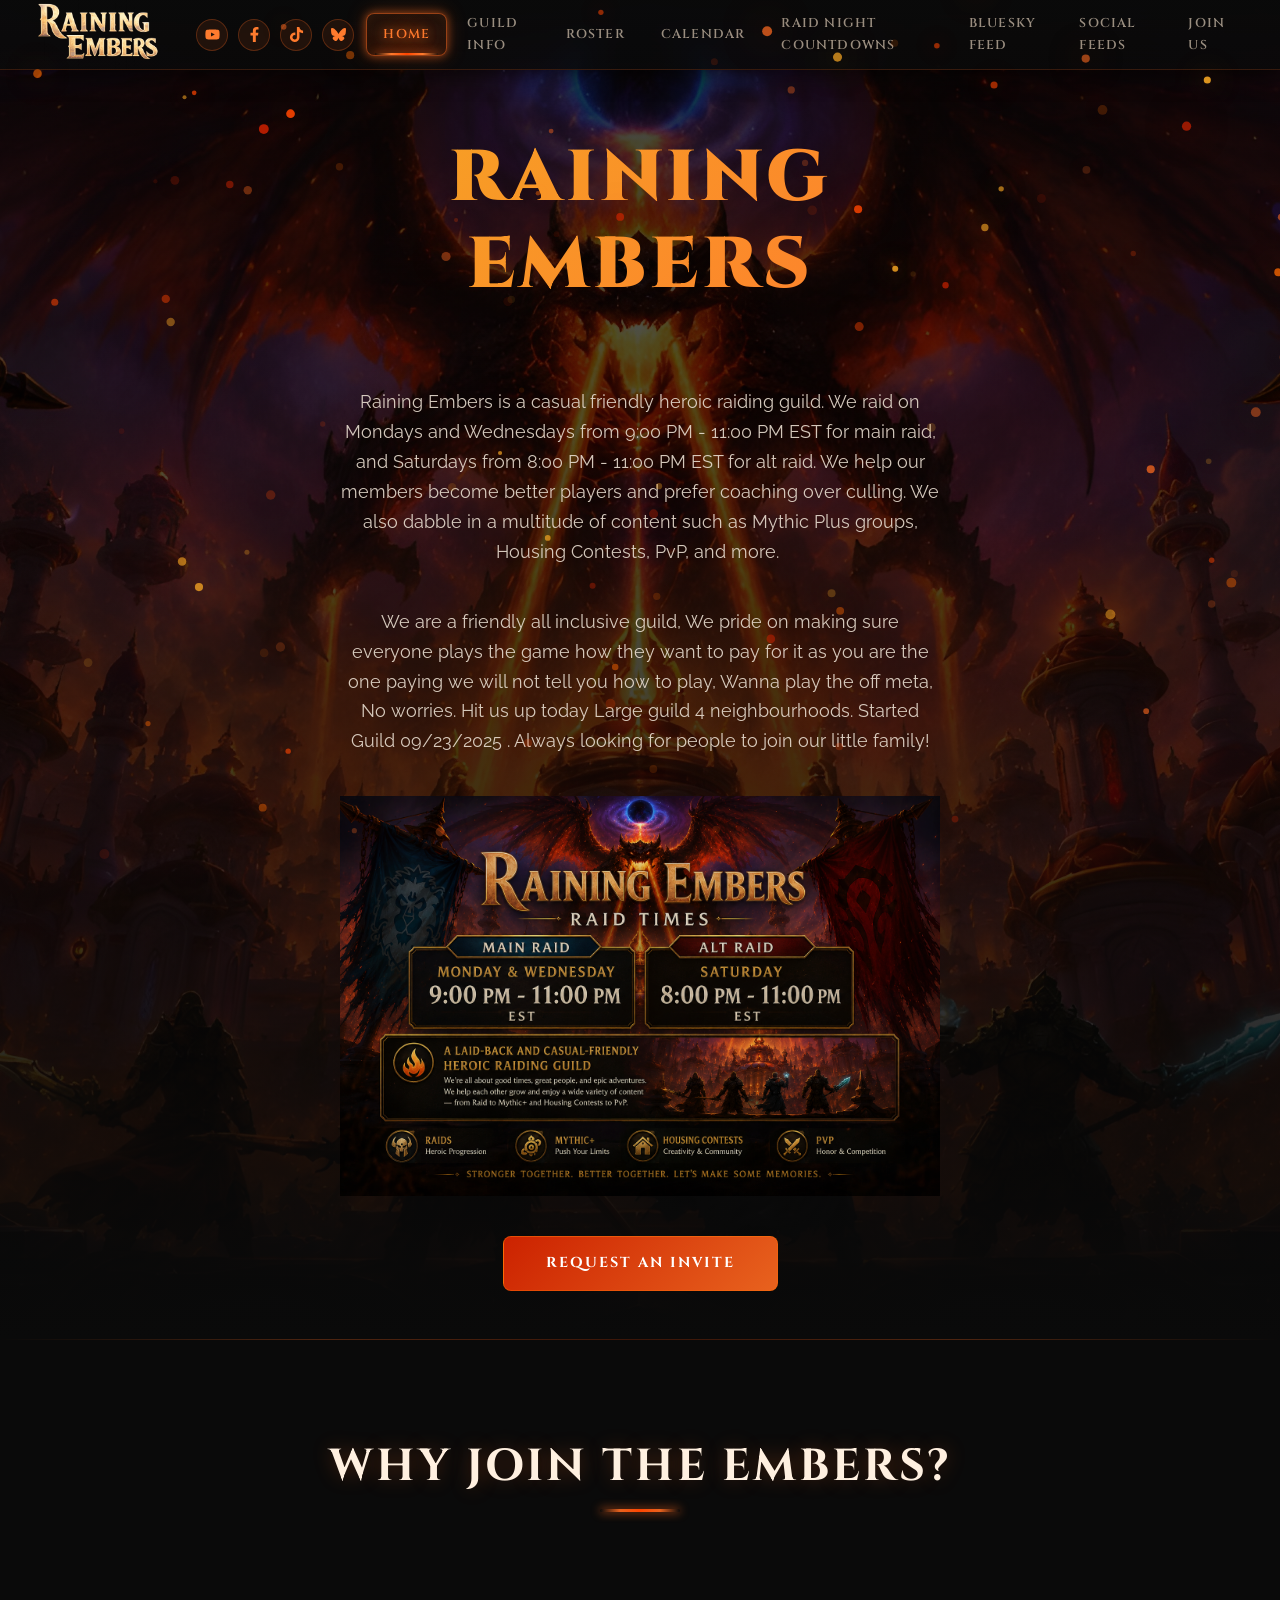
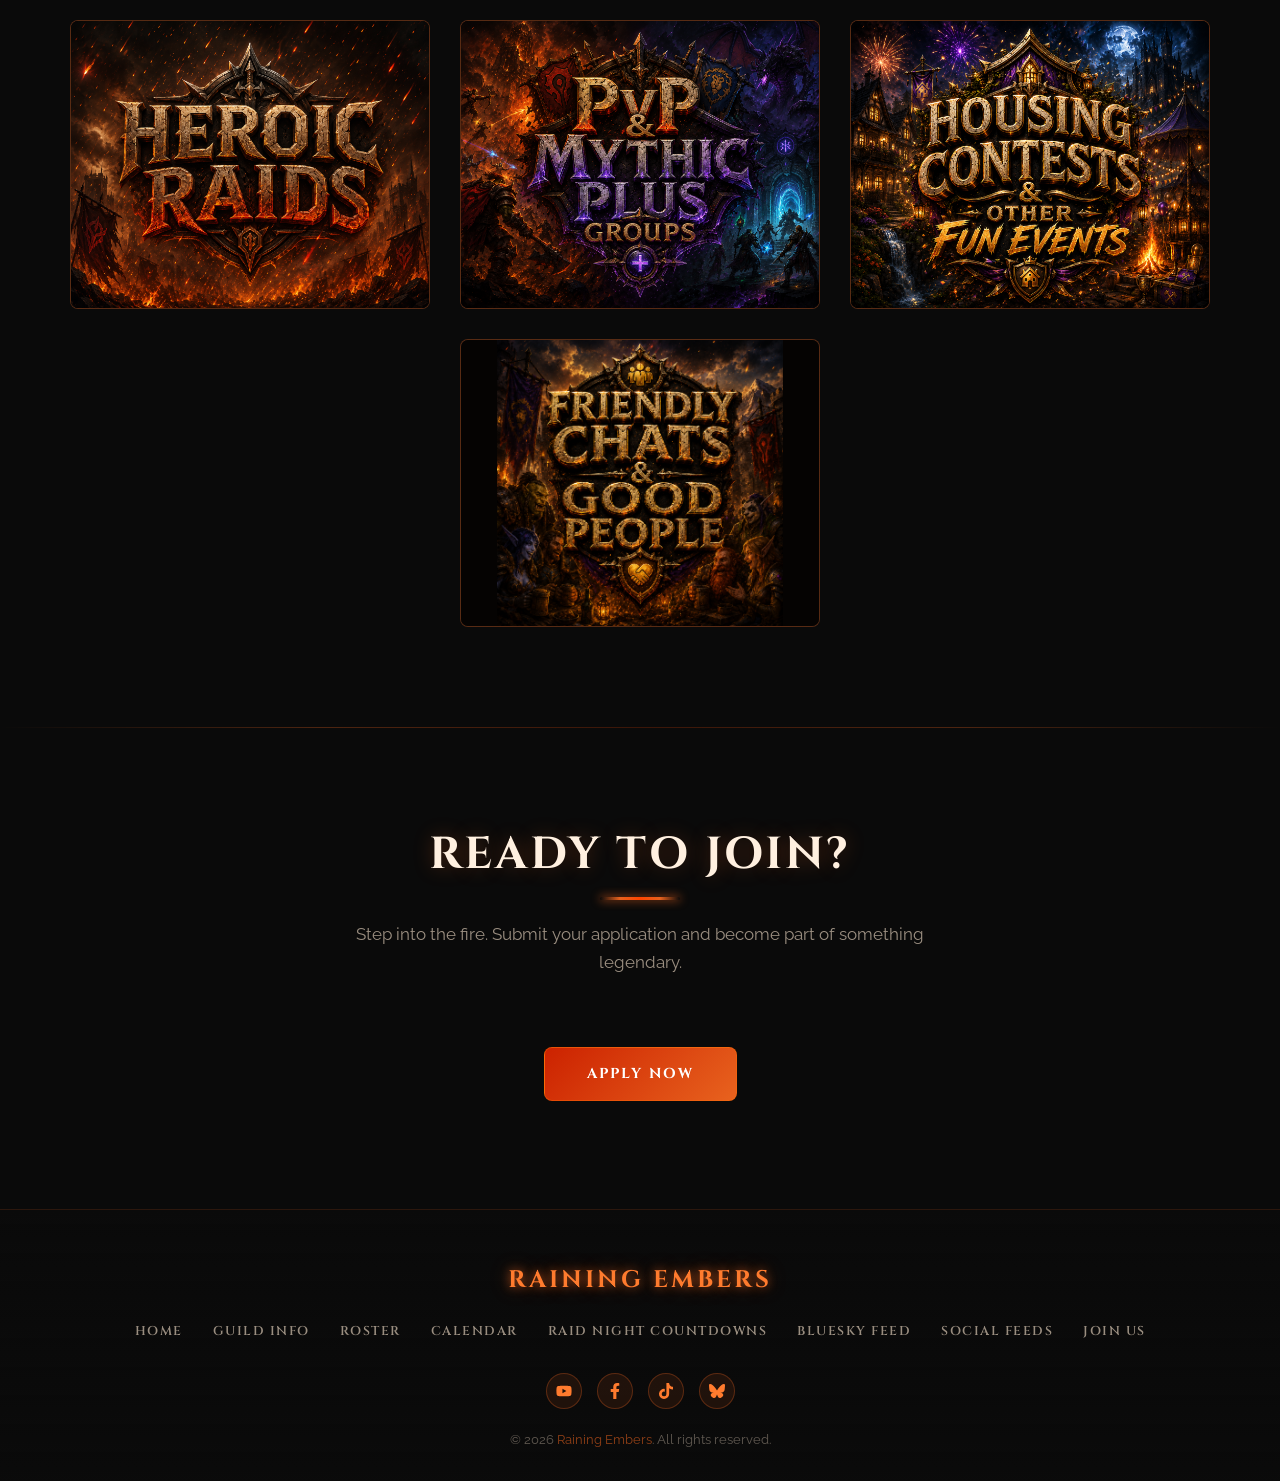
<file: index.html>
<!DOCTYPE html>
<html lang="en">
<head>
  <meta charset="UTF-8">
  <meta name="viewport" content="width=device-width, initial-scale=1.0">
  <meta name="description" content="Raining Embers — We are a friendly all inclusive guild, We pride on making sure everyone plays the game how they want to pay for it as you are the one paying we will not tell you how to play, Wanna play the off meta, No worries. Hit us up today Large guild 4 neighbourhoods. Started Guild 09/23/2025 . Always looking for people to join our little family!">
  <meta property="og:type" content="website">
  <meta property="og:site_name" content="Raining Embers">
  <meta property="og:title" content="Raining Embers | Home">
  <meta property="og:description" content="Raining Embers is a casual friendly heroic raiding guild. Join us for raids, Mythic Plus, contests, PvP, and more.">
  <meta property="og:url" content="https://rainingembers.org/">
  <meta property="og:image" content="https://rainingembers.org/images/tn.jpg">
  <meta property="og:image:secure_url" content="https://rainingembers.org/images/tn.jpg">
  <meta property="og:image:type" content="image/jpeg">
  <meta property="og:image:width" content="1920">
  <meta property="og:image:height" content="1080">
  <meta property="og:image:alt" content="Raining Embers guild banner">
  <meta name="twitter:card" content="summary_large_image">
  <meta name="twitter:title" content="Raining Embers | Home">
  <meta name="twitter:description" content="Raining Embers is a casual friendly heroic raiding guild. Join us for raids, Mythic Plus, contests, PvP, and more.">
  <meta name="twitter:image" content="https://rainingembers.org/images/tn.jpg">
  <title>Raining Embers | Home</title>
  <link rel="stylesheet" href="css/style.css?v=20260513-5">
  <!-- Favicon — replace with your own -->
  <link rel="icon" href="images/guild-logo.png" type="image/png">
  <!-- Google tag (gtag.js) -->
  <script async src="https://www.googletagmanager.com/gtag/js?id=G-16E43FQDC7"></script>
  <script>
    window.dataLayer = window.dataLayer || [];
    function gtag(){dataLayer.push(arguments);}
    gtag('js', new Date());

    gtag('config', 'G-16E43FQDC7');
  </script>
</head>
<body>

  <!-- Animated floating ember particles -->
  <canvas id="ember-canvas"></canvas>

  <div class="page-wrapper">

    <!-- ===================== NAVIGATION ===================== -->
    <nav class="main-nav" id="main-nav">
      <div class="nav-inner">
        <a href="index.html" class="nav-logo" id="nav-logo">
          <img src="images/guild-logo.png" alt="Raining Embers Logo">
          <span>&nbsp;</span>
        </a>

        <div class="nav-social" aria-label="Social media links">
          <a href="https://www.youtube.com/channel/UCdnkn_n044hLzJLzHUadt3Q" target="_blank" rel="noopener noreferrer" aria-label="YouTube">
            <svg viewBox="0 0 576 512"><path d="M549.655 124.083c-6.281-23.65-24.787-42.276-48.284-48.597C458.781 64 288 64 288 64S117.22 64 74.629 75.486c-23.497 6.321-42.003 24.947-48.284 48.597C14.933 166.95 14.933 256.388 14.933 256.388s0 89.438 11.412 132.305c6.281 23.65 24.787 41.5 48.284 47.821C117.22 448 288 448 288 448s170.781 0 213.371-11.486c23.497-6.321 42.003-24.171 48.284-47.821 11.412-42.867 11.412-132.305 11.412-132.305s0-89.438-11.412-132.305zM232.145 337.591V175.185l142.739 81.205-142.739 81.201z"/></svg>
          </a>
          <a href="https://www.facebook.com/RainingEmbersGuild" target="_blank" rel="noopener noreferrer" aria-label="Facebook">
            <svg viewBox="0 0 320 512"><path d="M279.14 288l14.22-92.66h-88.91v-60.13c0-25.35 12.42-50.06 52.24-50.06h40.42V6.26S260.43 0 225.36 0c-73.22 0-121.08 44.38-121.08 124.72v70.62H22.89V288h81.39v224h100.17V288z"/></svg>
          </a>
          <a href="https://www.tiktok.com/@raining_embers" target="_blank" rel="noopener noreferrer" aria-label="TikTok">
            <svg viewBox="0 0 448 512"><path d="M448 209.91a210.06 210.06 0 0 1-122.77-39.25V349.38A162.55 162.55 0 1 1 185 188.31V278.2a74.62 74.62 0 1 0 52.23 71.18V0l88 0a121.18 121.18 0 0 0 1.86 22.17h0A122.18 122.18 0 0 0 381 102.39a121.43 121.43 0 0 0 67 20.14Z"/></svg>
          </a>
          <a href="https://bsky.app/profile/rainingembersguild.bsky.social" target="_blank" rel="noopener noreferrer" aria-label="Bluesky">
            <svg viewBox="0 0 568 501"><path d="M123.121 33.664C188.241 82.552 258.241 181.567 284 234.728c25.759-53.161 95.759-152.176 160.879-201.064C491.866-1.611 568-28.906 568 57.979c0 17.352-9.954 145.726-15.79 166.568-20.275 72.453-94.155 90.933-159.875 79.746 114.964 19.573 144.141 84.552 80.976 149.53-119.968 123.536-172.408-30.998-185.713-70.596-2.438-7.258-3.579-10.66-3.598-7.772-.019-2.888-1.16.514-3.598 7.772-13.305 39.598-65.745 194.132-185.713 70.596-63.165-64.978-33.988-129.957 80.976-149.53-65.72 11.187-139.6-7.293-159.875-79.746C9.954 203.705 0 75.331 0 57.979 0-28.906 76.134-1.611 123.121 33.664Z"/></svg>
          </a>
        </div>

        <!-- Mobile hamburger toggle -->
        <div class="nav-toggle" id="nav-toggle" aria-label="Toggle navigation">
          <span></span>
          <span></span>
          <span></span>
        </div>

        <ul class="nav-links" id="nav-links">
          <li><a href="index.html" class="active" id="nav-home">Home</a></li>
          <li><a href="guild-info.html" id="nav-guild-info">Guild Info</a></li>
          <li><a href="roster.html" id="nav-roster">Roster</a></li>
          <li><a href="calendar.html" id="nav-calendar">Calendar</a></li>
          <li><a href="countdowns.html" id="nav-countdowns">Raid Night Countdowns</a></li>
          <li><a href="bluesky-feed.html" id="nav-bluesky-feed">Bluesky Feed</a></li>
          <li><a href="social-feeds.html" id="nav-social-feeds">Social Feeds</a></li>
          <li><a href="invite.html" id="nav-invite">Join Us</a></li>
        </ul>
      </div>
    </nav>

    <!-- ===================== HERO SECTION ===================== -->
    <section class="hero" id="hero">
      <div class="hero-bg">
        <!-- Replace this image with your own guild banner -->
        <img src="images/hero-banner.png" alt="Raining Embers Banner">
      </div>
      <div class="hero-content">
        <h1><br>
        </h1>
        <h1>Raining Embers</h1>
<p class="tagline">&nbsp;</p>
        <p>Raining Embers is a casual friendly heroic raiding guild. We raid on Mondays and Wednesdays from 9:00 PM - 11:00 PM EST for main raid, and Saturdays from 8:00 PM - 11:00 PM EST for alt raid. We help our members become better players and prefer coaching over culling. We also dabble in a multitude of content such as Mythic Plus groups, Housing Contests, PvP, and more.&nbsp;</p>
        <p>We are a friendly all inclusive guild, We pride on making sure everyone plays the game how they want to pay for it as you are the one paying we will not tell you how to play, Wanna play the off meta, No worries. Hit us up today Large guild 4 neighbourhoods. Started Guild 09/23/2025 . Always looking for people to join our little family!</p>
        <p><img src="images/Raining_Embers_Raid_Times.png" alt=""/></p>
<a href="invite.html" class="btn-ember" id="hero-cta">Request an Invite</a>
      </div>
    </section>

    <!-- ===================== DIVIDER ===================== -->
    <hr class="section-divider">

    <!-- ===================== ABOUT / FEATURES ===================== -->
    <section class="content-section" id="about">
      <div class="section-header reveal">
        <h2>Why Join the Embers?</h2>
        <span class="accent-line"></span>
        <p>&nbsp;</p>
      </div>

      <div class="features-grid">

        <div class="feature-card" id="feature-community">
          <img class="feature-image" src="images/heroic-raids.png" alt="Heroic Raids" width="1402" height="1122">
        </div>

        <div class="feature-card" id="feature-progression">
          <img class="feature-image" src="images/pvp-mythic.png" alt="PvP and Mythic Plus Groups" width="1402" height="1122">
        </div>

        <div class="feature-card" id="feature-events">
          <img class="feature-image" src="images/fun-events.png" alt="Housing Contests and Other Fun Events" width="1402" height="1122">
        </div>
		  
		<div class="feature-card" id="feature-friends">
          <img class="feature-image" src="images/friendly-chats.png" alt="Friendly Chats and Good People" width="1254" height="1254">
        </div>

      </div>
    </section>

    <!-- ===================== DIVIDER ===================== -->
    <hr class="section-divider">

    <!-- ===================== CALL TO ACTION ===================== -->
    <section class="content-section" id="cta-section" style="text-align:center;">
      <div class="section-header reveal">
        <h2>Ready to Join?</h2>
        <span class="accent-line"></span>
        <p>Step into the fire. Submit your application and become part of something legendary.</p>
      </div>
      <a href="invite.html" class="btn-ember reveal" id="cta-join" style="margin-top:10px;">Apply Now</a>
    </section>

    <!-- ===================== FOOTER ===================== -->
    <footer class="main-footer" id="footer">
      <div class="footer-inner">
        <div class="footer-brand">Raining Embers</div>
        <ul class="footer-links">
          <li><a href="index.html">Home</a></li>
          <li><a href="guild-info.html">Guild Info</a></li>
          <li><a href="roster.html">Roster</a></li>
          <li><a href="calendar.html">Calendar</a></li>
          <li><a href="countdowns.html">Raid Night Countdowns</a></li>
          <li><a href="bluesky-feed.html">Bluesky Feed</a></li>
          <li><a href="social-feeds.html">Social Feeds</a></li>
          <li><a href="invite.html">Join Us</a></li>
        </ul>
        <div class="footer-social">
          <a href="https://www.youtube.com/channel/UCdnkn_n044hLzJLzHUadt3Q" target="_blank" rel="noopener noreferrer" aria-label="YouTube">
            <svg viewBox="0 0 576 512"><path d="M549.655 124.083c-6.281-23.65-24.787-42.276-48.284-48.597C458.781 64 288 64 288 64S117.22 64 74.629 75.486c-23.497 6.321-42.003 24.947-48.284 48.597C14.933 166.95 14.933 256.388 14.933 256.388s0 89.438 11.412 132.305c6.281 23.65 24.787 41.5 48.284 47.821C117.22 448 288 448 288 448s170.781 0 213.371-11.486c23.497-6.321 42.003-24.171 48.284-47.821 11.412-42.867 11.412-132.305 11.412-132.305s0-89.438-11.412-132.305zM232.145 337.591V175.185l142.739 81.205-142.739 81.201z"/></svg>
          </a>
          <a href="https://www.facebook.com/RainingEmbersGuild" target="_blank" rel="noopener noreferrer" aria-label="Facebook">
            <svg viewBox="0 0 320 512"><path d="M279.14 288l14.22-92.66h-88.91v-60.13c0-25.35 12.42-50.06 52.24-50.06h40.42V6.26S260.43 0 225.36 0c-73.22 0-121.08 44.38-121.08 124.72v70.62H22.89V288h81.39v224h100.17V288z"/></svg>
          </a>
          <a href="https://www.tiktok.com/@raining_embers" target="_blank" rel="noopener noreferrer" aria-label="TikTok">
            <svg viewBox="0 0 448 512"><path d="M448 209.91a210.06 210.06 0 0 1-122.77-39.25V349.38A162.55 162.55 0 1 1 185 188.31V278.2a74.62 74.62 0 1 0 52.23 71.18V0l88 0a121.18 121.18 0 0 0 1.86 22.17h0A122.18 122.18 0 0 0 381 102.39a121.43 121.43 0 0 0 67 20.14Z"/></svg>
          </a>
          <a href="https://bsky.app/profile/rainingembersguild.bsky.social" target="_blank" rel="noopener noreferrer" aria-label="Bluesky">
            <svg viewBox="0 0 568 501"><path d="M123.121 33.664C188.241 82.552 258.241 181.567 284 234.728c25.759-53.161 95.759-152.176 160.879-201.064C491.866-1.611 568-28.906 568 57.979c0 17.352-9.954 145.726-15.79 166.568-20.275 72.453-94.155 90.933-159.875 79.746 114.964 19.573 144.141 84.552 80.976 149.53-119.968 123.536-172.408-30.998-185.713-70.596-2.438-7.258-3.579-10.66-3.598-7.772-.019-2.888-1.16.514-3.598 7.772-13.305 39.598-65.745 194.132-185.713 70.596-63.165-64.978-33.988-129.957 80.976-149.53-65.72 11.187-139.6-7.293-159.875-79.746C9.954 203.705 0 75.331 0 57.979 0-28.906 76.134-1.611 123.121 33.664Z"/></svg>
          </a>
        </div>
        <p class="footer-copy">&copy; 2026 <span class="ember-text">Raining Embers</span>. All rights reserved.</p>
      </div>
    </footer>

  </div><!-- /.page-wrapper -->

  <script src="js/main.js?v=20260512-2"></script>
</body>
</html>
</file>
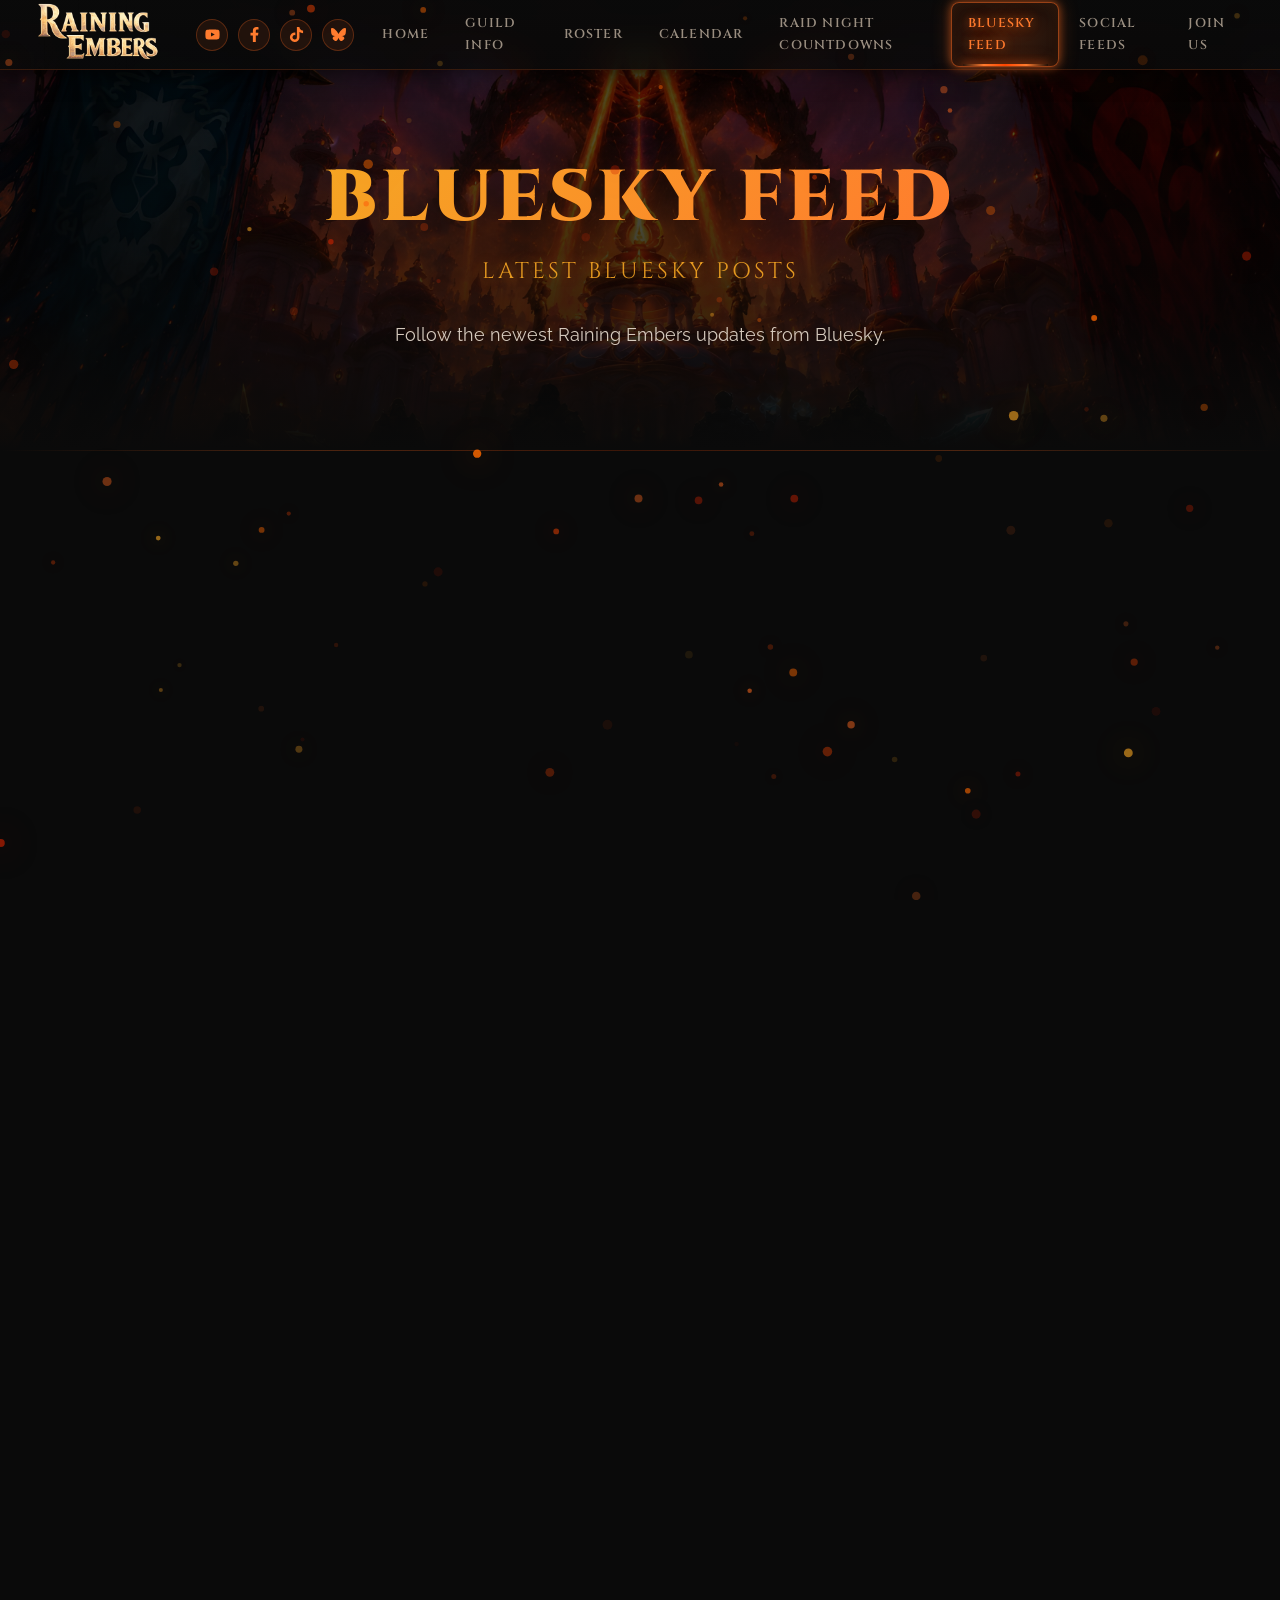
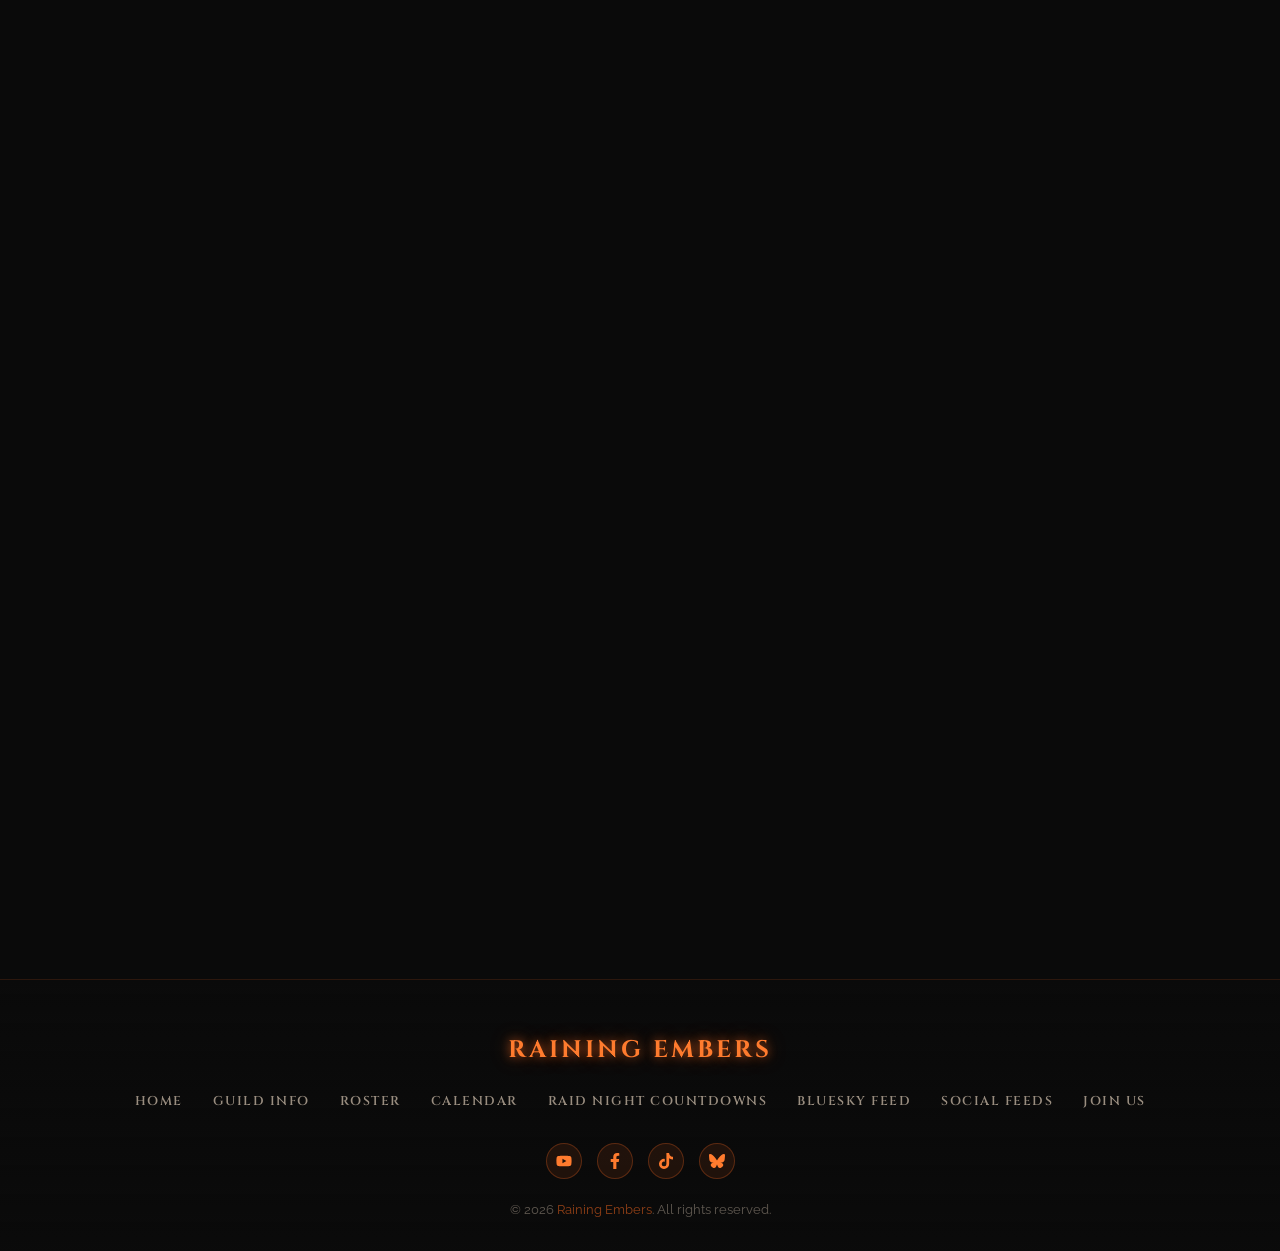
<file: bluesky-feed.html>
<!DOCTYPE html>
<html lang="en">
<head>
  <meta charset="UTF-8">
  <meta name="viewport" content="width=device-width, initial-scale=1.0">
  <meta name="description" content="Raining Embers Bluesky feed and latest guild posts.">
  <meta property="og:type" content="website">
  <meta property="og:site_name" content="Raining Embers">
  <meta property="og:title" content="Raining Embers | Bluesky Feed">
  <meta property="og:description" content="Raining Embers Bluesky feed and latest guild posts.">
  <meta property="og:url" content="https://rainingembers.org/bluesky-feed.html">
  <meta property="og:image" content="https://rainingembers.org/images/tn.jpg">
  <meta property="og:image:secure_url" content="https://rainingembers.org/images/tn.jpg">
  <meta property="og:image:type" content="image/jpeg">
  <meta property="og:image:width" content="1920">
  <meta property="og:image:height" content="1080">
  <meta property="og:image:alt" content="Raining Embers guild banner">
  <meta name="twitter:card" content="summary_large_image">
  <meta name="twitter:title" content="Raining Embers | Bluesky Feed">
  <meta name="twitter:description" content="Raining Embers Bluesky feed and latest guild posts.">
  <meta name="twitter:image" content="https://rainingembers.org/images/tn.jpg">
  <title>Raining Embers | Bluesky Feed</title>
  <link rel="stylesheet" href="css/style.css?v=20260513-1">
  <link rel="stylesheet" href="https://embedbsky.com/embedbsky.com-master-min.css">
  <link rel="icon" href="images/guild-logo.png" type="image/png">
  <!-- Google tag (gtag.js) -->
  <script async src="https://www.googletagmanager.com/gtag/js?id=G-16E43FQDC7"></script>
  <script>
    window.dataLayer = window.dataLayer || [];
    function gtag(){dataLayer.push(arguments);}
    gtag('js', new Date());

    gtag('config', 'G-16E43FQDC7');
  </script>
</head>
<body>

  <!-- Animated floating ember particles -->
  <canvas id="ember-canvas"></canvas>

  <div class="page-wrapper">

    <!-- ===================== NAVIGATION ===================== -->
    <nav class="main-nav" id="main-nav">
      <div class="nav-inner">
        <a href="index.html" class="nav-logo" id="nav-logo">
          <img src="images/guild-logo.png" alt="Raining Embers Logo">
          <span>&nbsp;</span>
        </a>

        <div class="nav-social" aria-label="Social media links">
          <a href="https://www.youtube.com/channel/UCdnkn_n044hLzJLzHUadt3Q" target="_blank" rel="noopener noreferrer" aria-label="YouTube">
            <svg viewBox="0 0 576 512"><path d="M549.655 124.083c-6.281-23.65-24.787-42.276-48.284-48.597C458.781 64 288 64 288 64S117.22 64 74.629 75.486c-23.497 6.321-42.003 24.947-48.284 48.597C14.933 166.95 14.933 256.388 14.933 256.388s0 89.438 11.412 132.305c6.281 23.65 24.787 41.5 48.284 47.821C117.22 448 288 448 288 448s170.781 0 213.371-11.486c23.497-6.321 42.003-24.171 48.284-47.821 11.412-42.867 11.412-132.305 11.412-132.305s0-89.438-11.412-132.305zM232.145 337.591V175.185l142.739 81.205-142.739 81.201z"/></svg>
          </a>
          <a href="https://www.facebook.com/RainingEmbersGuild" target="_blank" rel="noopener noreferrer" aria-label="Facebook">
            <svg viewBox="0 0 320 512"><path d="M279.14 288l14.22-92.66h-88.91v-60.13c0-25.35 12.42-50.06 52.24-50.06h40.42V6.26S260.43 0 225.36 0c-73.22 0-121.08 44.38-121.08 124.72v70.62H22.89V288h81.39v224h100.17V288z"/></svg>
          </a>
          <a href="https://www.tiktok.com/@raining_embers" target="_blank" rel="noopener noreferrer" aria-label="TikTok">
            <svg viewBox="0 0 448 512"><path d="M448 209.91a210.06 210.06 0 0 1-122.77-39.25V349.38A162.55 162.55 0 1 1 185 188.31V278.2a74.62 74.62 0 1 0 52.23 71.18V0l88 0a121.18 121.18 0 0 0 1.86 22.17h0A122.18 122.18 0 0 0 381 102.39a121.43 121.43 0 0 0 67 20.14Z"/></svg>
          </a>
          <a href="https://bsky.app/profile/rainingembersguild.bsky.social" target="_blank" rel="noopener noreferrer" aria-label="Bluesky">
            <svg viewBox="0 0 568 501"><path d="M123.121 33.664C188.241 82.552 258.241 181.567 284 234.728c25.759-53.161 95.759-152.176 160.879-201.064C491.866-1.611 568-28.906 568 57.979c0 17.352-9.954 145.726-15.79 166.568-20.275 72.453-94.155 90.933-159.875 79.746 114.964 19.573 144.141 84.552 80.976 149.53-119.968 123.536-172.408-30.998-185.713-70.596-2.438-7.258-3.579-10.66-3.598-7.772-.019-2.888-1.16.514-3.598 7.772-13.305 39.598-65.745 194.132-185.713 70.596-63.165-64.978-33.988-129.957 80.976-149.53-65.72 11.187-139.6-7.293-159.875-79.746C9.954 203.705 0 75.331 0 57.979 0-28.906 76.134-1.611 123.121 33.664Z"/></svg>
          </a>
        </div>

        <div class="nav-toggle" id="nav-toggle" aria-label="Toggle navigation">
          <span></span>
          <span></span>
          <span></span>
        </div>

        <ul class="nav-links" id="nav-links">
          <li><a href="index.html" id="nav-home">Home</a></li>
          <li><a href="guild-info.html" id="nav-guild-info">Guild Info</a></li>
          <li><a href="roster.html" id="nav-roster">Roster</a></li>
          <li><a href="calendar.html" id="nav-calendar">Calendar</a></li>
          <li><a href="countdowns.html" id="nav-countdowns">Raid Night Countdowns</a></li>
          <li><a href="bluesky-feed.html" class="active" id="nav-bluesky-feed">Bluesky Feed</a></li>
          <li><a href="social-feeds.html" id="nav-social-feeds">Social Feeds</a></li>
          <li><a href="invite.html" id="nav-invite">Join Us</a></li>
        </ul>
      </div>
    </nav>

    <!-- ===================== PAGE HEADER ===================== -->
    <section class="hero" id="page-hero" style="min-height:50vh;">
      <div class="hero-bg">
        <img src="images/hero-banner.png" alt="Bluesky Feed Banner">
      </div>
      <div class="hero-content">
        <h1>&nbsp;</h1>
        <h1>Bluesky Feed</h1>
        <p class="tagline">Latest Bluesky Posts</p>
        <p>Follow the newest Raining Embers updates from Bluesky.</p>
      </div>
    </section>

    <!-- ===================== DIVIDER ===================== -->
    <hr class="section-divider">

    <!-- ===================== BLUESKY FEED ===================== -->
    <section class="content-section bluesky-feed-section" id="bluesky-feed-section">
      <div class="bluesky-feed-container">
        <div id="embedbsky-com-timeline-embed" class="darkmode hasfooter"></div>
      </div>
    </section>

    <!-- ===================== FOOTER ===================== -->
    <footer class="main-footer" id="footer">
      <div class="footer-inner">
        <div class="footer-brand">Raining Embers</div>
        <ul class="footer-links">
          <li><a href="index.html">Home</a></li>
          <li><a href="guild-info.html">Guild Info</a></li>
          <li><a href="roster.html">Roster</a></li>
          <li><a href="calendar.html">Calendar</a></li>
          <li><a href="countdowns.html">Raid Night Countdowns</a></li>
          <li><a href="bluesky-feed.html">Bluesky Feed</a></li>
          <li><a href="social-feeds.html">Social Feeds</a></li>
          <li><a href="invite.html">Join Us</a></li>
        </ul>
        <div class="footer-social">
          <a href="https://www.youtube.com/channel/UCdnkn_n044hLzJLzHUadt3Q" target="_blank" rel="noopener noreferrer" aria-label="YouTube">
            <svg viewBox="0 0 576 512"><path d="M549.655 124.083c-6.281-23.65-24.787-42.276-48.284-48.597C458.781 64 288 64 288 64S117.22 64 74.629 75.486c-23.497 6.321-42.003 24.947-48.284 48.597C14.933 166.95 14.933 256.388 14.933 256.388s0 89.438 11.412 132.305c6.281 23.65 24.787 41.5 48.284 47.821C117.22 448 288 448 288 448s170.781 0 213.371-11.486c23.497-6.321 42.003-24.171 48.284-47.821 11.412-42.867 11.412-132.305 11.412-132.305s0-89.438-11.412-132.305zM232.145 337.591V175.185l142.739 81.205-142.739 81.201z"/></svg>
          </a>
          <a href="https://www.facebook.com/RainingEmbersGuild" target="_blank" rel="noopener noreferrer" aria-label="Facebook">
            <svg viewBox="0 0 320 512"><path d="M279.14 288l14.22-92.66h-88.91v-60.13c0-25.35 12.42-50.06 52.24-50.06h40.42V6.26S260.43 0 225.36 0c-73.22 0-121.08 44.38-121.08 124.72v70.62H22.89V288h81.39v224h100.17V288z"/></svg>
          </a>
          <a href="https://www.tiktok.com/@raining_embers" target="_blank" rel="noopener noreferrer" aria-label="TikTok">
            <svg viewBox="0 0 448 512"><path d="M448 209.91a210.06 210.06 0 0 1-122.77-39.25V349.38A162.55 162.55 0 1 1 185 188.31V278.2a74.62 74.62 0 1 0 52.23 71.18V0l88 0a121.18 121.18 0 0 0 1.86 22.17h0A122.18 122.18 0 0 0 381 102.39a121.43 121.43 0 0 0 67 20.14Z"/></svg>
          </a>
          <a href="https://bsky.app/profile/rainingembersguild.bsky.social" target="_blank" rel="noopener noreferrer" aria-label="Bluesky">
            <svg viewBox="0 0 568 501"><path d="M123.121 33.664C188.241 82.552 258.241 181.567 284 234.728c25.759-53.161 95.759-152.176 160.879-201.064C491.866-1.611 568-28.906 568 57.979c0 17.352-9.954 145.726-15.79 166.568-20.275 72.453-94.155 90.933-159.875 79.746 114.964 19.573 144.141 84.552 80.976 149.53-119.968 123.536-172.408-30.998-185.713-70.596-2.438-7.258-3.579-10.66-3.598-7.772-.019-2.888-1.16.514-3.598 7.772-13.305 39.598-65.745 194.132-185.713 70.596-63.165-64.978-33.988-129.957 80.976-149.53-65.72 11.187-139.6-7.293-159.875-79.746C9.954 203.705 0 75.331 0 57.979 0-28.906 76.134-1.611 123.121 33.664Z"/></svg>
          </a>
        </div>
        <p class="footer-copy">&copy; 2026 <span class="ember-text">Raining Embers</span>. All rights reserved.</p>
      </div>
    </footer>

  </div><!-- /.page-wrapper -->

  <script>let containerWidth=1000,containerHeight=2000;const getHtml=async t=>{const e=await fetch(t);return 200!==e.status?'<p><strong>No feed data could be located</p></strong>':e.text()};document.addEventListener('DOMContentLoaded',(async()=>{const t=(new Date).toISOString(),e=document.getElementById('embedbsky-com-timeline-embed');e.style.width=`${containerWidth}px`,e.style.height=`${containerHeight}px`;const n=await getHtml(`https://embedbsky.com/feeds/45c3c655633818e3b435ecff223bab338a97790dfe7da70923f43863d0fac52e.html?v=${t}`);e.innerHTML=n}));</script>
  <script src="js/main.js?v=20260512-2"></script>
</body>
</html>
</file>
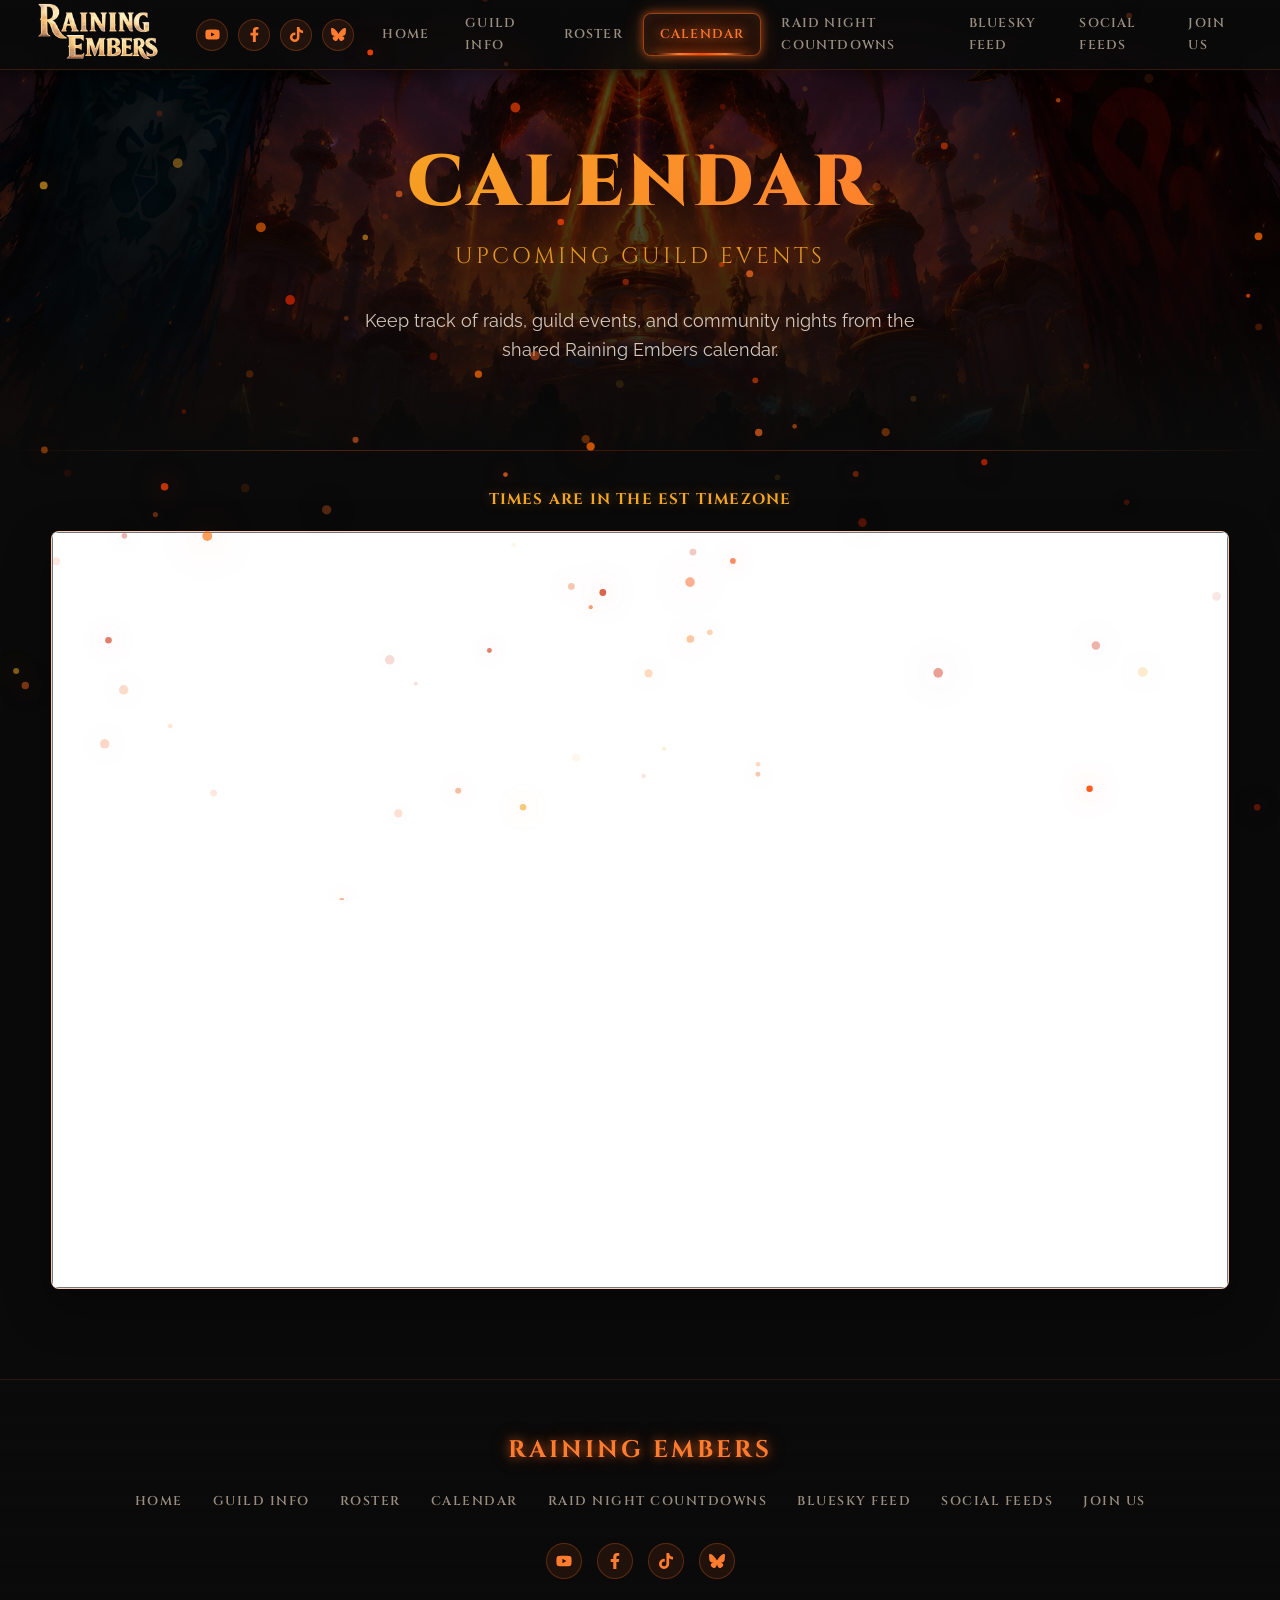
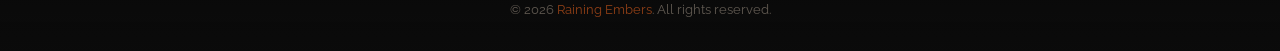
<file: calendar.html>
<!DOCTYPE html>
<html lang="en">
<head>
  <meta charset="UTF-8">
  <meta name="viewport" content="width=device-width, initial-scale=1.0">
  <meta name="description" content="Raining Embers guild calendar and upcoming events.">
  <meta property="og:type" content="website">
  <meta property="og:site_name" content="Raining Embers">
  <meta property="og:title" content="Raining Embers | Calendar">
  <meta property="og:description" content="Raining Embers guild calendar and upcoming events.">
  <meta property="og:url" content="https://rainingembers.org/calendar.html">
  <meta property="og:image" content="https://rainingembers.org/images/tn.jpg">
  <meta property="og:image:secure_url" content="https://rainingembers.org/images/tn.jpg">
  <meta property="og:image:type" content="image/jpeg">
  <meta property="og:image:width" content="1920">
  <meta property="og:image:height" content="1080">
  <meta property="og:image:alt" content="Raining Embers guild banner">
  <meta name="twitter:card" content="summary_large_image">
  <meta name="twitter:title" content="Raining Embers | Calendar">
  <meta name="twitter:description" content="Raining Embers guild calendar and upcoming events.">
  <meta name="twitter:image" content="https://rainingembers.org/images/tn.jpg">
  <title>Raining Embers | Calendar</title>
  <link rel="stylesheet" href="css/style.css?v=20260513-4">
  <link rel="icon" href="images/guild-logo.png" type="image/png">
  <!-- Google tag (gtag.js) -->
  <script async src="https://www.googletagmanager.com/gtag/js?id=G-16E43FQDC7"></script>
  <script>
    window.dataLayer = window.dataLayer || [];
    function gtag(){dataLayer.push(arguments);}
    gtag('js', new Date());

    gtag('config', 'G-16E43FQDC7');
  </script>
</head>
<body>

  <!-- Animated floating ember particles -->
  <canvas id="ember-canvas"></canvas>

  <div class="page-wrapper">

    <!-- ===================== NAVIGATION ===================== -->
    <nav class="main-nav" id="main-nav">
      <div class="nav-inner">
        <a href="index.html" class="nav-logo" id="nav-logo">
          <img src="images/guild-logo.png" alt="Raining Embers Logo">
          <span>&nbsp;</span>
        </a>

        <div class="nav-social" aria-label="Social media links">
          <a href="https://www.youtube.com/channel/UCdnkn_n044hLzJLzHUadt3Q" target="_blank" rel="noopener noreferrer" aria-label="YouTube">
            <svg viewBox="0 0 576 512"><path d="M549.655 124.083c-6.281-23.65-24.787-42.276-48.284-48.597C458.781 64 288 64 288 64S117.22 64 74.629 75.486c-23.497 6.321-42.003 24.947-48.284 48.597C14.933 166.95 14.933 256.388 14.933 256.388s0 89.438 11.412 132.305c6.281 23.65 24.787 41.5 48.284 47.821C117.22 448 288 448 288 448s170.781 0 213.371-11.486c23.497-6.321 42.003-24.171 48.284-47.821 11.412-42.867 11.412-132.305 11.412-132.305s0-89.438-11.412-132.305zM232.145 337.591V175.185l142.739 81.205-142.739 81.201z"/></svg>
          </a>
          <a href="https://www.facebook.com/RainingEmbersGuild" target="_blank" rel="noopener noreferrer" aria-label="Facebook">
            <svg viewBox="0 0 320 512"><path d="M279.14 288l14.22-92.66h-88.91v-60.13c0-25.35 12.42-50.06 52.24-50.06h40.42V6.26S260.43 0 225.36 0c-73.22 0-121.08 44.38-121.08 124.72v70.62H22.89V288h81.39v224h100.17V288z"/></svg>
          </a>
          <a href="https://www.tiktok.com/@raining_embers" target="_blank" rel="noopener noreferrer" aria-label="TikTok">
            <svg viewBox="0 0 448 512"><path d="M448 209.91a210.06 210.06 0 0 1-122.77-39.25V349.38A162.55 162.55 0 1 1 185 188.31V278.2a74.62 74.62 0 1 0 52.23 71.18V0l88 0a121.18 121.18 0 0 0 1.86 22.17h0A122.18 122.18 0 0 0 381 102.39a121.43 121.43 0 0 0 67 20.14Z"/></svg>
          </a>
          <a href="https://bsky.app/profile/rainingembersguild.bsky.social" target="_blank" rel="noopener noreferrer" aria-label="Bluesky">
            <svg viewBox="0 0 568 501"><path d="M123.121 33.664C188.241 82.552 258.241 181.567 284 234.728c25.759-53.161 95.759-152.176 160.879-201.064C491.866-1.611 568-28.906 568 57.979c0 17.352-9.954 145.726-15.79 166.568-20.275 72.453-94.155 90.933-159.875 79.746 114.964 19.573 144.141 84.552 80.976 149.53-119.968 123.536-172.408-30.998-185.713-70.596-2.438-7.258-3.579-10.66-3.598-7.772-.019-2.888-1.16.514-3.598 7.772-13.305 39.598-65.745 194.132-185.713 70.596-63.165-64.978-33.988-129.957 80.976-149.53-65.72 11.187-139.6-7.293-159.875-79.746C9.954 203.705 0 75.331 0 57.979 0-28.906 76.134-1.611 123.121 33.664Z"/></svg>
          </a>
        </div>

        <div class="nav-toggle" id="nav-toggle" aria-label="Toggle navigation">
          <span></span>
          <span></span>
          <span></span>
        </div>

        <ul class="nav-links" id="nav-links">
          <li><a href="index.html" id="nav-home">Home</a></li>
          <li><a href="guild-info.html" id="nav-guild-info">Guild Info</a></li>
          <li><a href="roster.html" id="nav-roster">Roster</a></li>
          <li><a href="calendar.html" class="active" id="nav-calendar">Calendar</a></li>
          <li><a href="countdowns.html" id="nav-countdowns">Raid Night Countdowns</a></li>
          <li><a href="bluesky-feed.html" id="nav-bluesky-feed">Bluesky Feed</a></li>
          <li><a href="social-feeds.html" id="nav-social-feeds">Social Feeds</a></li>
          <li><a href="invite.html" id="nav-invite">Join Us</a></li>
        </ul>
      </div>
    </nav>

    <!-- ===================== PAGE HEADER ===================== -->
    <section class="hero" id="page-hero" style="min-height:50vh;">
      <div class="hero-bg">
        <img src="images/hero-banner.png" alt="Calendar Banner">
      </div>
      <div class="hero-content">
        <h1>&nbsp;</h1>
        <h1>Calendar</h1>
        <p class="tagline">Upcoming Guild Events</p>
        <p>Keep track of raids, guild events, and community nights from the shared Raining Embers calendar.</p>
      </div>
    </section>

    <!-- ===================== DIVIDER ===================== -->
    <hr class="section-divider">

    <!-- ===================== CALENDAR EMBED ===================== -->
    <section class="content-section calendar-section" id="calendar-section">
      <p class="calendar-timezone-note reveal">Times are in the EST timezone</p>
      <div class="calendar-embed-container reveal" id="calendar-embed">
        <iframe src="https://calendar.google.com/calendar/embed?height=1000&amp;wkst=1&amp;ctz=America%2FNew_York&amp;mode=MONTH&amp;src=MjE0NTI0ZDJkOWYzNGMxMzUxMTJiMjZmM2ZmZmJiODg4YWJiYTgxNjNlYmEwMDIyZmRmOTM4NzA3NDQ1Zjk5YkBncm91cC5jYWxlbmRhci5nb29nbGUuY29t&amp;color=%23f4511e" style="border:solid 1px #777" width="1000" height="1000" frameborder="0" scrolling="no"></iframe>
      </div>
    </section>

    <!-- ===================== FOOTER ===================== -->
    <footer class="main-footer" id="footer">
      <div class="footer-inner">
        <div class="footer-brand">Raining Embers</div>
        <ul class="footer-links">
          <li><a href="index.html">Home</a></li>
          <li><a href="guild-info.html">Guild Info</a></li>
          <li><a href="roster.html">Roster</a></li>
          <li><a href="calendar.html">Calendar</a></li>
          <li><a href="countdowns.html">Raid Night Countdowns</a></li>
          <li><a href="bluesky-feed.html">Bluesky Feed</a></li>
          <li><a href="social-feeds.html">Social Feeds</a></li>
          <li><a href="invite.html">Join Us</a></li>
        </ul>
        <div class="footer-social">
          <a href="https://www.youtube.com/channel/UCdnkn_n044hLzJLzHUadt3Q" target="_blank" rel="noopener noreferrer" aria-label="YouTube">
            <svg viewBox="0 0 576 512"><path d="M549.655 124.083c-6.281-23.65-24.787-42.276-48.284-48.597C458.781 64 288 64 288 64S117.22 64 74.629 75.486c-23.497 6.321-42.003 24.947-48.284 48.597C14.933 166.95 14.933 256.388 14.933 256.388s0 89.438 11.412 132.305c6.281 23.65 24.787 41.5 48.284 47.821C117.22 448 288 448 288 448s170.781 0 213.371-11.486c23.497-6.321 42.003-24.171 48.284-47.821 11.412-42.867 11.412-132.305 11.412-132.305s0-89.438-11.412-132.305zM232.145 337.591V175.185l142.739 81.205-142.739 81.201z"/></svg>
          </a>
          <a href="https://www.facebook.com/RainingEmbersGuild" target="_blank" rel="noopener noreferrer" aria-label="Facebook">
            <svg viewBox="0 0 320 512"><path d="M279.14 288l14.22-92.66h-88.91v-60.13c0-25.35 12.42-50.06 52.24-50.06h40.42V6.26S260.43 0 225.36 0c-73.22 0-121.08 44.38-121.08 124.72v70.62H22.89V288h81.39v224h100.17V288z"/></svg>
          </a>
          <a href="https://www.tiktok.com/@raining_embers" target="_blank" rel="noopener noreferrer" aria-label="TikTok">
            <svg viewBox="0 0 448 512"><path d="M448 209.91a210.06 210.06 0 0 1-122.77-39.25V349.38A162.55 162.55 0 1 1 185 188.31V278.2a74.62 74.62 0 1 0 52.23 71.18V0l88 0a121.18 121.18 0 0 0 1.86 22.17h0A122.18 122.18 0 0 0 381 102.39a121.43 121.43 0 0 0 67 20.14Z"/></svg>
          </a>
          <a href="https://bsky.app/profile/rainingembersguild.bsky.social" target="_blank" rel="noopener noreferrer" aria-label="Bluesky">
            <svg viewBox="0 0 568 501"><path d="M123.121 33.664C188.241 82.552 258.241 181.567 284 234.728c25.759-53.161 95.759-152.176 160.879-201.064C491.866-1.611 568-28.906 568 57.979c0 17.352-9.954 145.726-15.79 166.568-20.275 72.453-94.155 90.933-159.875 79.746 114.964 19.573 144.141 84.552 80.976 149.53-119.968 123.536-172.408-30.998-185.713-70.596-2.438-7.258-3.579-10.66-3.598-7.772-.019-2.888-1.16.514-3.598 7.772-13.305 39.598-65.745 194.132-185.713 70.596-63.165-64.978-33.988-129.957 80.976-149.53-65.72 11.187-139.6-7.293-159.875-79.746C9.954 203.705 0 75.331 0 57.979 0-28.906 76.134-1.611 123.121 33.664Z"/></svg>
          </a>
        </div>
        <p class="footer-copy">&copy; 2026 <span class="ember-text">Raining Embers</span>. All rights reserved.</p>
      </div>
    </footer>

  </div><!-- /.page-wrapper -->

  <script src="js/main.js?v=20260512-2"></script>
</body>
</html>
</file>
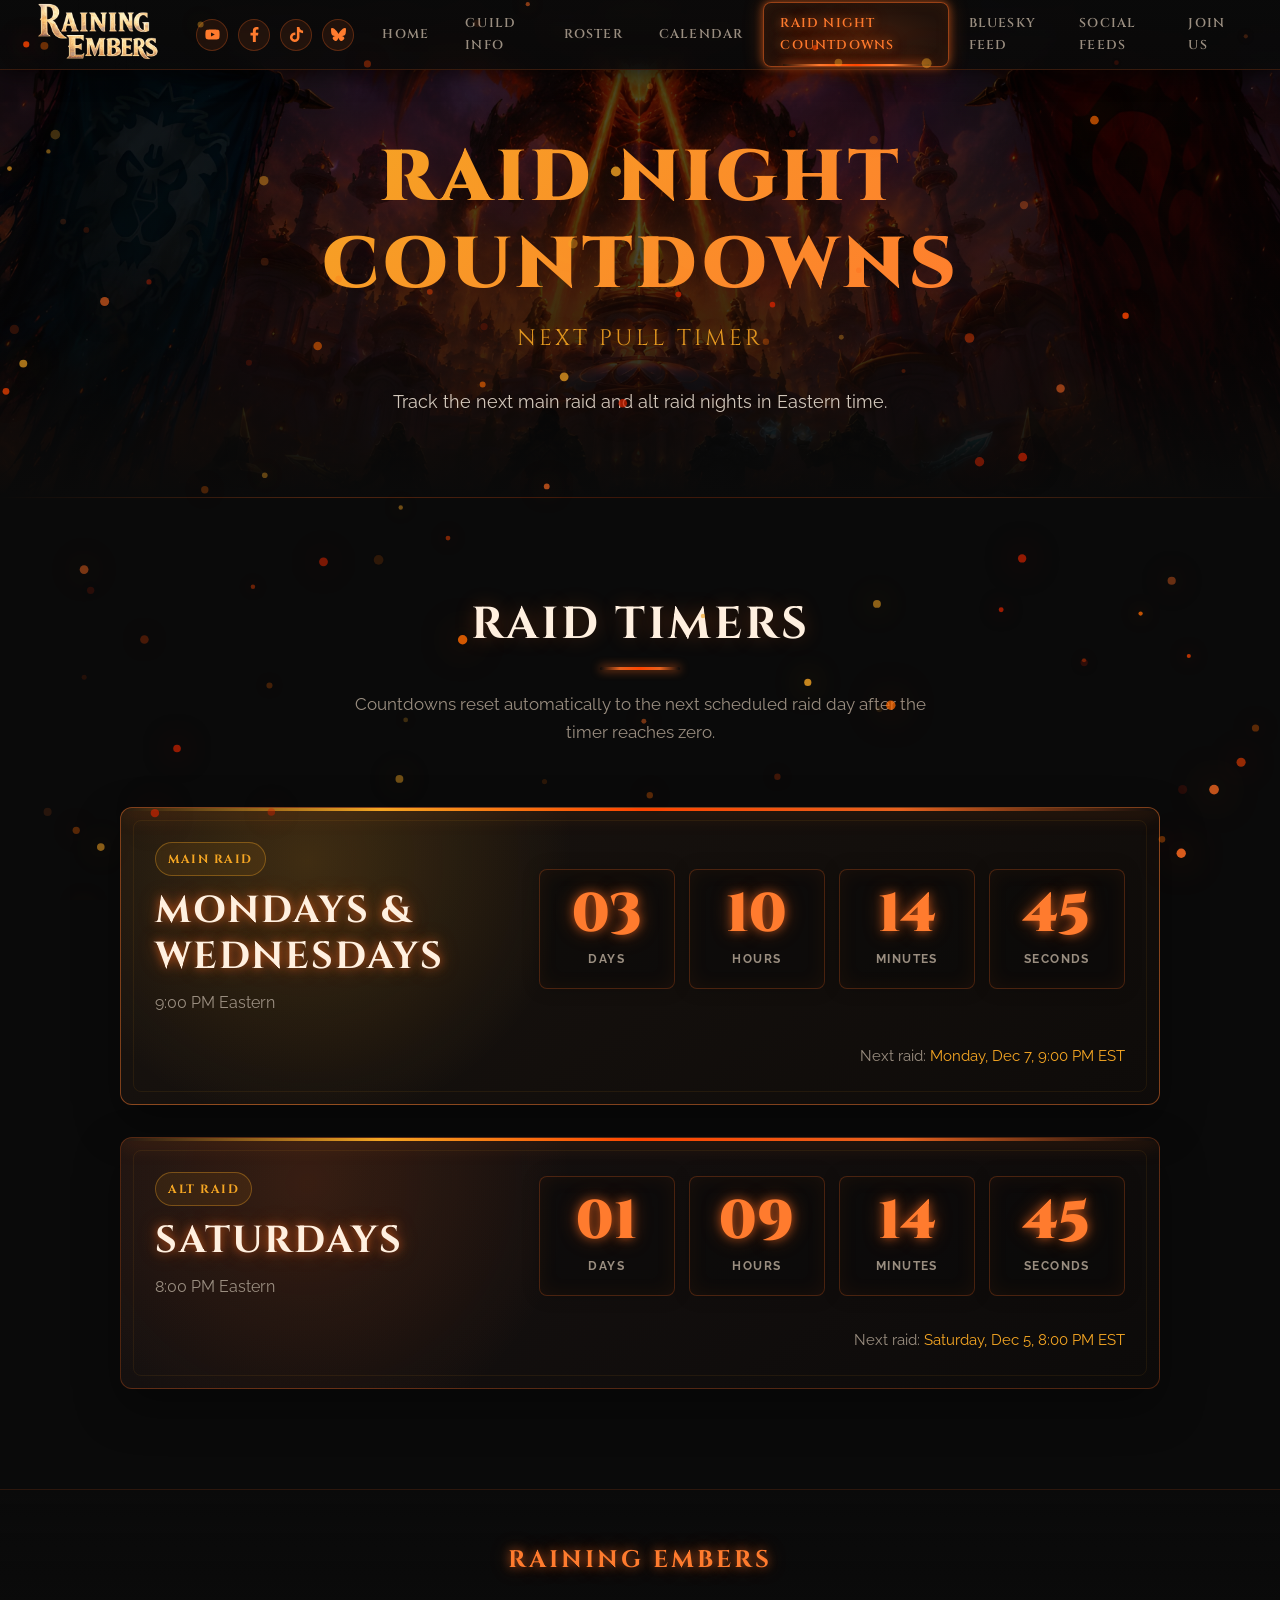
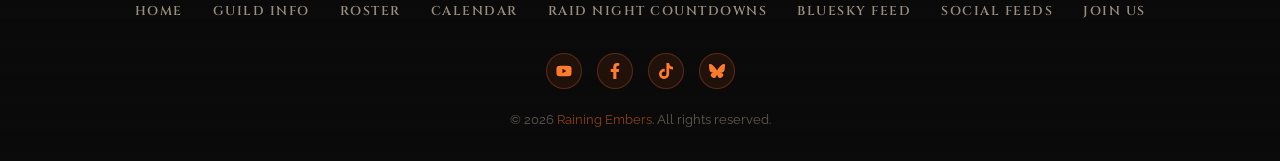
<file: countdowns.html>
<!DOCTYPE html>
<html lang="en">
<head>
  <meta charset="UTF-8">
  <meta name="viewport" content="width=device-width, initial-scale=1.0">
  <meta name="description" content="Raining Embers raid night countdowns for main raid and alt raid.">
  <meta property="og:type" content="website">
  <meta property="og:site_name" content="Raining Embers">
  <meta property="og:title" content="Raining Embers | Raid Night Countdowns">
  <meta property="og:description" content="Raining Embers raid night countdowns for main raid and alt raid.">
  <meta property="og:url" content="https://rainingembers.org/countdowns.html">
  <meta property="og:image" content="https://rainingembers.org/images/tn.jpg">
  <meta property="og:image:secure_url" content="https://rainingembers.org/images/tn.jpg">
  <meta property="og:image:type" content="image/jpeg">
  <meta property="og:image:width" content="1920">
  <meta property="og:image:height" content="1080">
  <meta property="og:image:alt" content="Raining Embers guild banner">
  <meta name="twitter:card" content="summary_large_image">
  <meta name="twitter:title" content="Raining Embers | Raid Night Countdowns">
  <meta name="twitter:description" content="Raining Embers raid night countdowns for main raid and alt raid.">
  <meta name="twitter:image" content="https://rainingembers.org/images/tn.jpg">
  <title>Raining Embers | Raid Night Countdowns</title>
  <link rel="stylesheet" href="css/style.css?v=20260512-3">
  <link rel="icon" href="images/guild-logo.png" type="image/png">
  <!-- Google tag (gtag.js) -->
  <script async src="https://www.googletagmanager.com/gtag/js?id=G-16E43FQDC7"></script>
  <script>
    window.dataLayer = window.dataLayer || [];
    function gtag(){dataLayer.push(arguments);}
    gtag('js', new Date());

    gtag('config', 'G-16E43FQDC7');
  </script>
</head>
<body>

  <!-- Animated floating ember particles -->
  <canvas id="ember-canvas"></canvas>

  <div class="page-wrapper">

    <!-- ===================== NAVIGATION ===================== -->
    <nav class="main-nav" id="main-nav">
      <div class="nav-inner">
        <a href="index.html" class="nav-logo" id="nav-logo">
          <img src="images/guild-logo.png" alt="Raining Embers Logo">
          <span>&nbsp;</span>
        </a>

        <div class="nav-social" aria-label="Social media links">
          <a href="https://www.youtube.com/channel/UCdnkn_n044hLzJLzHUadt3Q" target="_blank" rel="noopener noreferrer" aria-label="YouTube">
            <svg viewBox="0 0 576 512"><path d="M549.655 124.083c-6.281-23.65-24.787-42.276-48.284-48.597C458.781 64 288 64 288 64S117.22 64 74.629 75.486c-23.497 6.321-42.003 24.947-48.284 48.597C14.933 166.95 14.933 256.388 14.933 256.388s0 89.438 11.412 132.305c6.281 23.65 24.787 41.5 48.284 47.821C117.22 448 288 448 288 448s170.781 0 213.371-11.486c23.497-6.321 42.003-24.171 48.284-47.821 11.412-42.867 11.412-132.305 11.412-132.305s0-89.438-11.412-132.305zM232.145 337.591V175.185l142.739 81.205-142.739 81.201z"/></svg>
          </a>
          <a href="https://www.facebook.com/RainingEmbersGuild" target="_blank" rel="noopener noreferrer" aria-label="Facebook">
            <svg viewBox="0 0 320 512"><path d="M279.14 288l14.22-92.66h-88.91v-60.13c0-25.35 12.42-50.06 52.24-50.06h40.42V6.26S260.43 0 225.36 0c-73.22 0-121.08 44.38-121.08 124.72v70.62H22.89V288h81.39v224h100.17V288z"/></svg>
          </a>
          <a href="https://www.tiktok.com/@raining_embers" target="_blank" rel="noopener noreferrer" aria-label="TikTok">
            <svg viewBox="0 0 448 512"><path d="M448 209.91a210.06 210.06 0 0 1-122.77-39.25V349.38A162.55 162.55 0 1 1 185 188.31V278.2a74.62 74.62 0 1 0 52.23 71.18V0l88 0a121.18 121.18 0 0 0 1.86 22.17h0A122.18 122.18 0 0 0 381 102.39a121.43 121.43 0 0 0 67 20.14Z"/></svg>
          </a>
          <a href="https://bsky.app/profile/rainingembersguild.bsky.social" target="_blank" rel="noopener noreferrer" aria-label="Bluesky">
            <svg viewBox="0 0 568 501"><path d="M123.121 33.664C188.241 82.552 258.241 181.567 284 234.728c25.759-53.161 95.759-152.176 160.879-201.064C491.866-1.611 568-28.906 568 57.979c0 17.352-9.954 145.726-15.79 166.568-20.275 72.453-94.155 90.933-159.875 79.746 114.964 19.573 144.141 84.552 80.976 149.53-119.968 123.536-172.408-30.998-185.713-70.596-2.438-7.258-3.579-10.66-3.598-7.772-.019-2.888-1.16.514-3.598 7.772-13.305 39.598-65.745 194.132-185.713 70.596-63.165-64.978-33.988-129.957 80.976-149.53-65.72 11.187-139.6-7.293-159.875-79.746C9.954 203.705 0 75.331 0 57.979 0-28.906 76.134-1.611 123.121 33.664Z"/></svg>
          </a>
        </div>

        <div class="nav-toggle" id="nav-toggle" aria-label="Toggle navigation">
          <span></span>
          <span></span>
          <span></span>
        </div>

        <ul class="nav-links" id="nav-links">
          <li><a href="index.html" id="nav-home">Home</a></li>
          <li><a href="guild-info.html" id="nav-guild-info">Guild Info</a></li>
          <li><a href="roster.html" id="nav-roster">Roster</a></li>
          <li><a href="calendar.html" id="nav-calendar">Calendar</a></li>
          <li><a href="countdowns.html" class="active" id="nav-countdowns">Raid Night Countdowns</a></li>
          <li><a href="bluesky-feed.html" id="nav-bluesky-feed">Bluesky Feed</a></li>
          <li><a href="social-feeds.html" id="nav-social-feeds">Social Feeds</a></li>
          <li><a href="invite.html" id="nav-invite">Join Us</a></li>
        </ul>
      </div>
    </nav>

    <!-- ===================== PAGE HEADER ===================== -->
    <section class="hero" id="page-hero" style="min-height:50vh;">
      <div class="hero-bg">
        <img src="images/hero-banner.png" alt="Raid Night Countdowns Banner">
      </div>
      <div class="hero-content">
        <h1>&nbsp;</h1>
        <h1>Raid Night Countdowns</h1>
        <p class="tagline">Next Pull Timer</p>
        <p>Track the next main raid and alt raid nights in Eastern time.</p>
      </div>
    </section>

    <!-- ===================== DIVIDER ===================== -->
    <hr class="section-divider">

    <!-- ===================== COUNTDOWNS ===================== -->
    <section class="content-section countdown-section" id="raid-countdowns">
      <div class="section-header reveal">
        <h2>Raid Timers</h2>
        <span class="accent-line"></span>
        <p>Countdowns reset automatically to the next scheduled raid day after the timer reaches zero.</p>
      </div>

      <div class="countdown-board">
        <article class="raid-countdown-card main-raid reveal" data-raid-countdown data-raid-days="1,3" data-raid-hour="21" data-raid-minute="0" data-raid-time-zone="America/New_York">
          <div class="countdown-card-header">
            <p class="countdown-kicker">Main Raid</p>
            <h3>Mondays &amp; Wednesdays</h3>
            <p class="countdown-schedule">9:00 PM Eastern</p>
          </div>

          <div class="countdown-timer" aria-live="polite">
            <div class="countdown-unit">
              <span data-countdown-part="days">--</span>
              <small>Days</small>
            </div>
            <div class="countdown-unit">
              <span data-countdown-part="hours">--</span>
              <small>Hours</small>
            </div>
            <div class="countdown-unit">
              <span data-countdown-part="minutes">--</span>
              <small>Minutes</small>
            </div>
            <div class="countdown-unit">
              <span data-countdown-part="seconds">--</span>
              <small>Seconds</small>
            </div>
          </div>

          <p class="countdown-next">Next raid: <span data-countdown-next>Calculating...</span></p>
        </article>

        <article class="raid-countdown-card alt-raid reveal" data-raid-countdown data-raid-days="6" data-raid-hour="20" data-raid-minute="0" data-raid-time-zone="America/New_York">
          <div class="countdown-card-header">
            <p class="countdown-kicker">Alt Raid</p>
            <h3>Saturdays</h3>
            <p class="countdown-schedule">8:00 PM Eastern</p>
          </div>

          <div class="countdown-timer" aria-live="polite">
            <div class="countdown-unit">
              <span data-countdown-part="days">--</span>
              <small>Days</small>
            </div>
            <div class="countdown-unit">
              <span data-countdown-part="hours">--</span>
              <small>Hours</small>
            </div>
            <div class="countdown-unit">
              <span data-countdown-part="minutes">--</span>
              <small>Minutes</small>
            </div>
            <div class="countdown-unit">
              <span data-countdown-part="seconds">--</span>
              <small>Seconds</small>
            </div>
          </div>

          <p class="countdown-next">Next raid: <span data-countdown-next>Calculating...</span></p>
        </article>
      </div>
    </section>

    <!-- ===================== FOOTER ===================== -->
    <footer class="main-footer" id="footer">
      <div class="footer-inner">
        <div class="footer-brand">Raining Embers</div>
        <ul class="footer-links">
          <li><a href="index.html">Home</a></li>
          <li><a href="guild-info.html">Guild Info</a></li>
          <li><a href="roster.html">Roster</a></li>
          <li><a href="calendar.html">Calendar</a></li>
          <li><a href="countdowns.html">Raid Night Countdowns</a></li>
          <li><a href="bluesky-feed.html">Bluesky Feed</a></li>
          <li><a href="social-feeds.html">Social Feeds</a></li>
          <li><a href="invite.html">Join Us</a></li>
        </ul>
        <div class="footer-social">
          <a href="https://www.youtube.com/channel/UCdnkn_n044hLzJLzHUadt3Q" target="_blank" rel="noopener noreferrer" aria-label="YouTube">
            <svg viewBox="0 0 576 512"><path d="M549.655 124.083c-6.281-23.65-24.787-42.276-48.284-48.597C458.781 64 288 64 288 64S117.22 64 74.629 75.486c-23.497 6.321-42.003 24.947-48.284 48.597C14.933 166.95 14.933 256.388 14.933 256.388s0 89.438 11.412 132.305c6.281 23.65 24.787 41.5 48.284 47.821C117.22 448 288 448 288 448s170.781 0 213.371-11.486c23.497-6.321 42.003-24.171 48.284-47.821 11.412-42.867 11.412-132.305 11.412-132.305s0-89.438-11.412-132.305zM232.145 337.591V175.185l142.739 81.205-142.739 81.201z"/></svg>
          </a>
          <a href="https://www.facebook.com/RainingEmbersGuild" target="_blank" rel="noopener noreferrer" aria-label="Facebook">
            <svg viewBox="0 0 320 512"><path d="M279.14 288l14.22-92.66h-88.91v-60.13c0-25.35 12.42-50.06 52.24-50.06h40.42V6.26S260.43 0 225.36 0c-73.22 0-121.08 44.38-121.08 124.72v70.62H22.89V288h81.39v224h100.17V288z"/></svg>
          </a>
          <a href="https://www.tiktok.com/@raining_embers" target="_blank" rel="noopener noreferrer" aria-label="TikTok">
            <svg viewBox="0 0 448 512"><path d="M448 209.91a210.06 210.06 0 0 1-122.77-39.25V349.38A162.55 162.55 0 1 1 185 188.31V278.2a74.62 74.62 0 1 0 52.23 71.18V0l88 0a121.18 121.18 0 0 0 1.86 22.17h0A122.18 122.18 0 0 0 381 102.39a121.43 121.43 0 0 0 67 20.14Z"/></svg>
          </a>
          <a href="https://bsky.app/profile/rainingembersguild.bsky.social" target="_blank" rel="noopener noreferrer" aria-label="Bluesky">
            <svg viewBox="0 0 568 501"><path d="M123.121 33.664C188.241 82.552 258.241 181.567 284 234.728c25.759-53.161 95.759-152.176 160.879-201.064C491.866-1.611 568-28.906 568 57.979c0 17.352-9.954 145.726-15.79 166.568-20.275 72.453-94.155 90.933-159.875 79.746 114.964 19.573 144.141 84.552 80.976 149.53-119.968 123.536-172.408-30.998-185.713-70.596-2.438-7.258-3.579-10.66-3.598-7.772-.019-2.888-1.16.514-3.598 7.772-13.305 39.598-65.745 194.132-185.713 70.596-63.165-64.978-33.988-129.957 80.976-149.53-65.72 11.187-139.6-7.293-159.875-79.746C9.954 203.705 0 75.331 0 57.979 0-28.906 76.134-1.611 123.121 33.664Z"/></svg>
          </a>
        </div>
        <p class="footer-copy">&copy; 2026 <span class="ember-text">Raining Embers</span>. All rights reserved.</p>
      </div>
    </footer>

  </div><!-- /.page-wrapper -->

  <script src="js/main.js?v=20260512-2"></script>
</body>
</html>
</file>
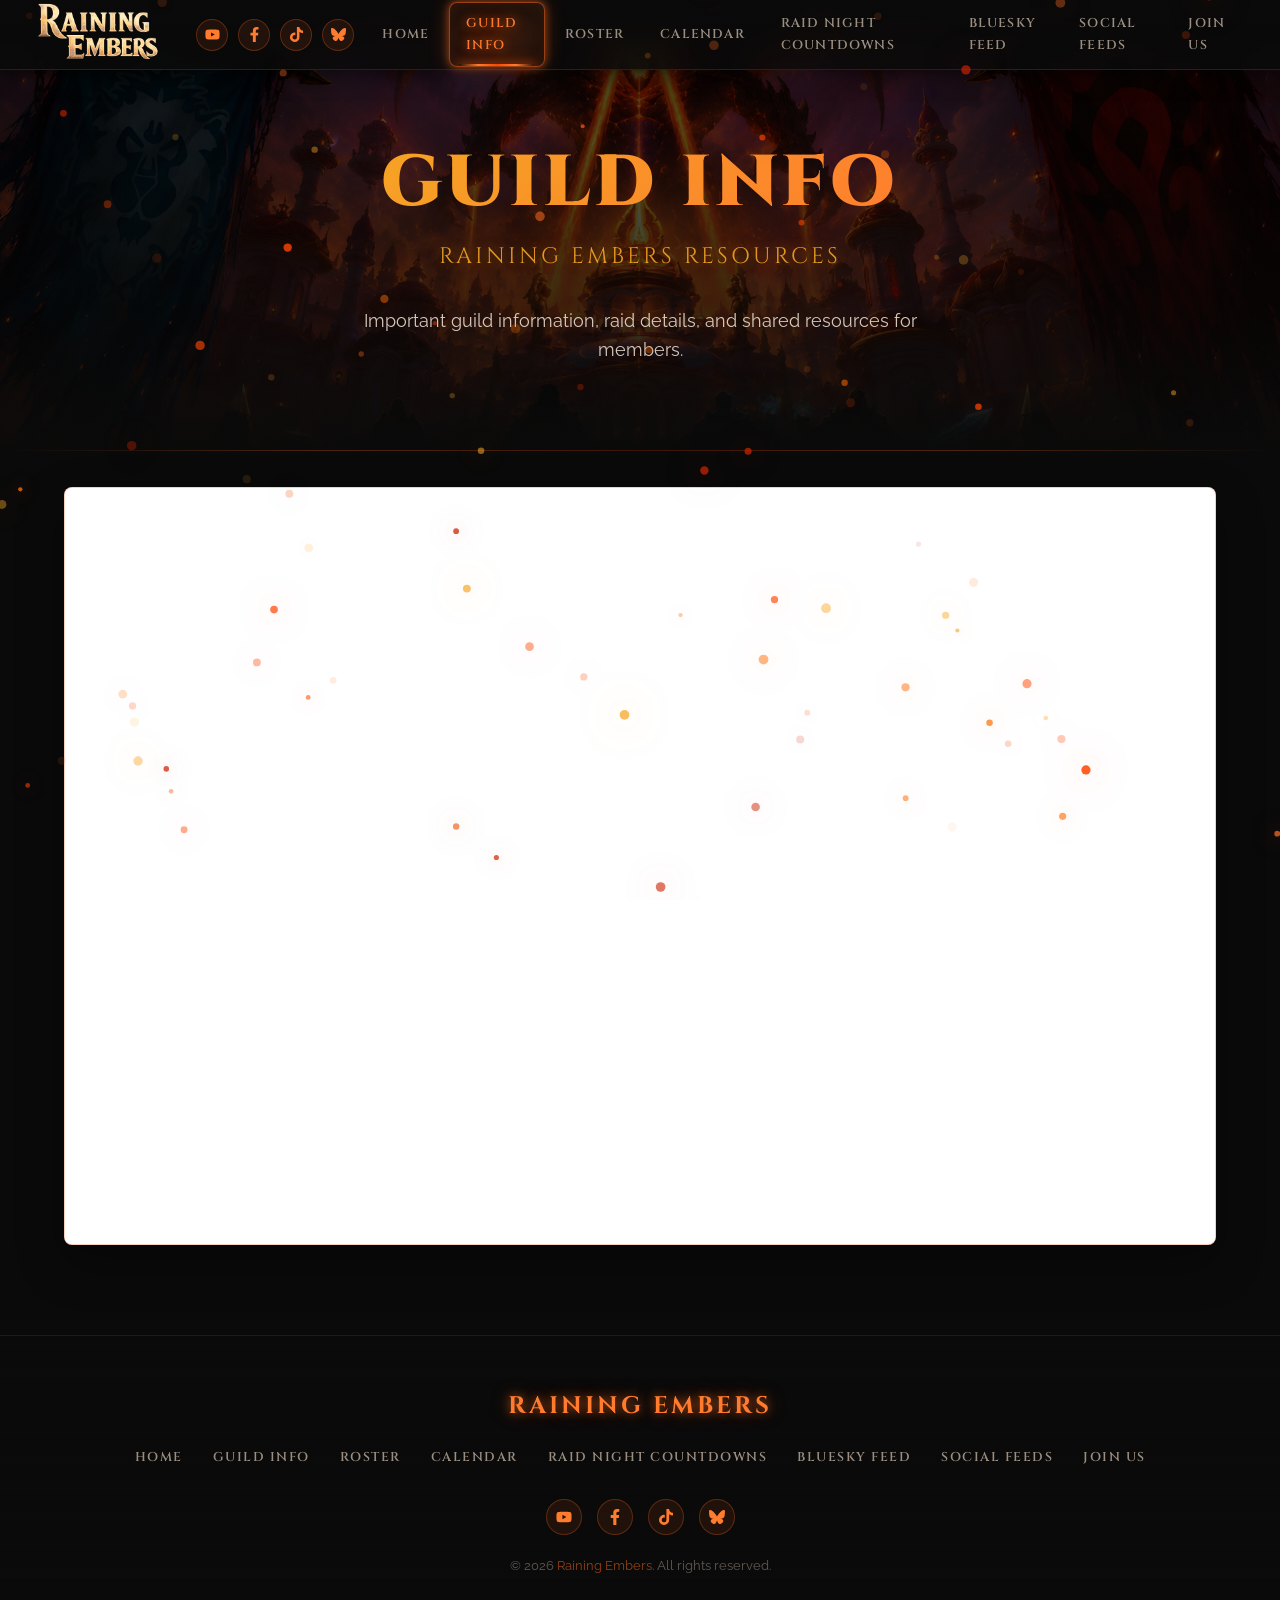
<file: guild-info.html>
<!DOCTYPE html>
<html lang="en">
<head>
  <meta charset="UTF-8">
  <meta name="viewport" content="width=device-width, initial-scale=1.0">
  <meta name="description" content="Raining Embers guild information and resources.">
  <meta property="og:type" content="website">
  <meta property="og:site_name" content="Raining Embers">
  <meta property="og:title" content="Raining Embers | Guild Info">
  <meta property="og:description" content="Raining Embers guild information and resources.">
  <meta property="og:url" content="https://rainingembers.org/guild-info.html">
  <meta property="og:image" content="https://rainingembers.org/images/tn.jpg">
  <meta property="og:image:secure_url" content="https://rainingembers.org/images/tn.jpg">
  <meta property="og:image:type" content="image/jpeg">
  <meta property="og:image:width" content="1920">
  <meta property="og:image:height" content="1080">
  <meta property="og:image:alt" content="Raining Embers guild banner">
  <meta name="twitter:card" content="summary_large_image">
  <meta name="twitter:title" content="Raining Embers | Guild Info">
  <meta name="twitter:description" content="Raining Embers guild information and resources.">
  <meta name="twitter:image" content="https://rainingembers.org/images/tn.jpg">
  <title>Raining Embers | Guild Info</title>
  <link rel="stylesheet" href="css/style.css?v=20260513-3">
  <link rel="icon" href="images/guild-logo.png" type="image/png">
  <!-- Google tag (gtag.js) -->
  <script async src="https://www.googletagmanager.com/gtag/js?id=G-16E43FQDC7"></script>
  <script>
    window.dataLayer = window.dataLayer || [];
    function gtag(){dataLayer.push(arguments);}
    gtag('js', new Date());

    gtag('config', 'G-16E43FQDC7');
  </script>
</head>
<body>

  <!-- Animated floating ember particles -->
  <canvas id="ember-canvas"></canvas>

  <div class="page-wrapper">

    <!-- ===================== NAVIGATION ===================== -->
    <nav class="main-nav" id="main-nav">
      <div class="nav-inner">
        <a href="index.html" class="nav-logo" id="nav-logo">
          <img src="images/guild-logo.png" alt="Raining Embers Logo">
          <span>&nbsp;</span>
        </a>

        <div class="nav-social" aria-label="Social media links">
          <a href="https://www.youtube.com/channel/UCdnkn_n044hLzJLzHUadt3Q" target="_blank" rel="noopener noreferrer" aria-label="YouTube">
            <svg viewBox="0 0 576 512"><path d="M549.655 124.083c-6.281-23.65-24.787-42.276-48.284-48.597C458.781 64 288 64 288 64S117.22 64 74.629 75.486c-23.497 6.321-42.003 24.947-48.284 48.597C14.933 166.95 14.933 256.388 14.933 256.388s0 89.438 11.412 132.305c6.281 23.65 24.787 41.5 48.284 47.821C117.22 448 288 448 288 448s170.781 0 213.371-11.486c23.497-6.321 42.003-24.171 48.284-47.821 11.412-42.867 11.412-132.305 11.412-132.305s0-89.438-11.412-132.305zM232.145 337.591V175.185l142.739 81.205-142.739 81.201z"/></svg>
          </a>
          <a href="https://www.facebook.com/RainingEmbersGuild" target="_blank" rel="noopener noreferrer" aria-label="Facebook">
            <svg viewBox="0 0 320 512"><path d="M279.14 288l14.22-92.66h-88.91v-60.13c0-25.35 12.42-50.06 52.24-50.06h40.42V6.26S260.43 0 225.36 0c-73.22 0-121.08 44.38-121.08 124.72v70.62H22.89V288h81.39v224h100.17V288z"/></svg>
          </a>
          <a href="https://www.tiktok.com/@raining_embers" target="_blank" rel="noopener noreferrer" aria-label="TikTok">
            <svg viewBox="0 0 448 512"><path d="M448 209.91a210.06 210.06 0 0 1-122.77-39.25V349.38A162.55 162.55 0 1 1 185 188.31V278.2a74.62 74.62 0 1 0 52.23 71.18V0l88 0a121.18 121.18 0 0 0 1.86 22.17h0A122.18 122.18 0 0 0 381 102.39a121.43 121.43 0 0 0 67 20.14Z"/></svg>
          </a>
          <a href="https://bsky.app/profile/rainingembersguild.bsky.social" target="_blank" rel="noopener noreferrer" aria-label="Bluesky">
            <svg viewBox="0 0 568 501"><path d="M123.121 33.664C188.241 82.552 258.241 181.567 284 234.728c25.759-53.161 95.759-152.176 160.879-201.064C491.866-1.611 568-28.906 568 57.979c0 17.352-9.954 145.726-15.79 166.568-20.275 72.453-94.155 90.933-159.875 79.746 114.964 19.573 144.141 84.552 80.976 149.53-119.968 123.536-172.408-30.998-185.713-70.596-2.438-7.258-3.579-10.66-3.598-7.772-.019-2.888-1.16.514-3.598 7.772-13.305 39.598-65.745 194.132-185.713 70.596-63.165-64.978-33.988-129.957 80.976-149.53-65.72 11.187-139.6-7.293-159.875-79.746C9.954 203.705 0 75.331 0 57.979 0-28.906 76.134-1.611 123.121 33.664Z"/></svg>
          </a>
        </div>

        <div class="nav-toggle" id="nav-toggle" aria-label="Toggle navigation">
          <span></span>
          <span></span>
          <span></span>
        </div>

        <ul class="nav-links" id="nav-links">
          <li><a href="index.html" id="nav-home">Home</a></li>
          <li><a href="guild-info.html" class="active" id="nav-guild-info">Guild Info</a></li>
          <li><a href="roster.html" id="nav-roster">Roster</a></li>
          <li><a href="calendar.html" id="nav-calendar">Calendar</a></li>
          <li><a href="countdowns.html" id="nav-countdowns">Raid Night Countdowns</a></li>
          <li><a href="bluesky-feed.html" id="nav-bluesky-feed">Bluesky Feed</a></li>
          <li><a href="social-feeds.html" id="nav-social-feeds">Social Feeds</a></li>
          <li><a href="invite.html" id="nav-invite">Join Us</a></li>
        </ul>
      </div>
    </nav>

    <!-- ===================== PAGE HEADER ===================== -->
    <section class="hero" id="page-hero" style="min-height:50vh;">
      <div class="hero-bg">
        <img src="images/hero-banner.png" alt="Guild Info Banner">
      </div>
      <div class="hero-content">
        <h1>&nbsp;</h1>
        <h1>Guild Info</h1>
        <p class="tagline">Raining Embers Resources</p>
        <p>Important guild information, raid details, and shared resources for members.</p>
      </div>
    </section>

    <!-- ===================== DIVIDER ===================== -->
    <hr class="section-divider">

    <!-- ===================== GUILD INFO EMBED ===================== -->
    <section class="content-section guild-info-section" id="guild-info-section">
      <div class="guild-info-embed-container reveal" id="guild-info-embed">
        <iframe class="guild-info-iframe" src="https://1drv.ms/w/c/b5b6f6f11b6dcd02/IQQ3knN4GVK_Rpn2x4RJZiwjAQ84ypl4qTi7pVjc_QKprsQ" title="Raining Embers guild information document" width="476" height="288" frameborder="0" scrolling="no" loading="lazy"></iframe>
      </div>
    </section>

    <!-- ===================== FOOTER ===================== -->
    <footer class="main-footer" id="footer">
      <div class="footer-inner">
        <div class="footer-brand">Raining Embers</div>
        <ul class="footer-links">
          <li><a href="index.html">Home</a></li>
          <li><a href="guild-info.html">Guild Info</a></li>
          <li><a href="roster.html">Roster</a></li>
          <li><a href="calendar.html">Calendar</a></li>
          <li><a href="countdowns.html">Raid Night Countdowns</a></li>
          <li><a href="bluesky-feed.html">Bluesky Feed</a></li>
          <li><a href="social-feeds.html">Social Feeds</a></li>
          <li><a href="invite.html">Join Us</a></li>
        </ul>
        <div class="footer-social">
          <a href="https://www.youtube.com/channel/UCdnkn_n044hLzJLzHUadt3Q" target="_blank" rel="noopener noreferrer" aria-label="YouTube">
            <svg viewBox="0 0 576 512"><path d="M549.655 124.083c-6.281-23.65-24.787-42.276-48.284-48.597C458.781 64 288 64 288 64S117.22 64 74.629 75.486c-23.497 6.321-42.003 24.947-48.284 48.597C14.933 166.95 14.933 256.388 14.933 256.388s0 89.438 11.412 132.305c6.281 23.65 24.787 41.5 48.284 47.821C117.22 448 288 448 288 448s170.781 0 213.371-11.486c23.497-6.321 42.003-24.171 48.284-47.821 11.412-42.867 11.412-132.305 11.412-132.305s0-89.438-11.412-132.305zM232.145 337.591V175.185l142.739 81.205-142.739 81.201z"/></svg>
          </a>
          <a href="https://www.facebook.com/RainingEmbersGuild" target="_blank" rel="noopener noreferrer" aria-label="Facebook">
            <svg viewBox="0 0 320 512"><path d="M279.14 288l14.22-92.66h-88.91v-60.13c0-25.35 12.42-50.06 52.24-50.06h40.42V6.26S260.43 0 225.36 0c-73.22 0-121.08 44.38-121.08 124.72v70.62H22.89V288h81.39v224h100.17V288z"/></svg>
          </a>
          <a href="https://www.tiktok.com/@raining_embers" target="_blank" rel="noopener noreferrer" aria-label="TikTok">
            <svg viewBox="0 0 448 512"><path d="M448 209.91a210.06 210.06 0 0 1-122.77-39.25V349.38A162.55 162.55 0 1 1 185 188.31V278.2a74.62 74.62 0 1 0 52.23 71.18V0l88 0a121.18 121.18 0 0 0 1.86 22.17h0A122.18 122.18 0 0 0 381 102.39a121.43 121.43 0 0 0 67 20.14Z"/></svg>
          </a>
          <a href="https://bsky.app/profile/rainingembersguild.bsky.social" target="_blank" rel="noopener noreferrer" aria-label="Bluesky">
            <svg viewBox="0 0 568 501"><path d="M123.121 33.664C188.241 82.552 258.241 181.567 284 234.728c25.759-53.161 95.759-152.176 160.879-201.064C491.866-1.611 568-28.906 568 57.979c0 17.352-9.954 145.726-15.79 166.568-20.275 72.453-94.155 90.933-159.875 79.746 114.964 19.573 144.141 84.552 80.976 149.53-119.968 123.536-172.408-30.998-185.713-70.596-2.438-7.258-3.579-10.66-3.598-7.772-.019-2.888-1.16.514-3.598 7.772-13.305 39.598-65.745 194.132-185.713 70.596-63.165-64.978-33.988-129.957 80.976-149.53-65.72 11.187-139.6-7.293-159.875-79.746C9.954 203.705 0 75.331 0 57.979 0-28.906 76.134-1.611 123.121 33.664Z"/></svg>
          </a>
        </div>
        <p class="footer-copy">&copy; 2026 <span class="ember-text">Raining Embers</span>. All rights reserved.</p>
      </div>
    </footer>

  </div><!-- /.page-wrapper -->

  <script src="js/main.js?v=20260513-1"></script>
</body>
</html>
</file>
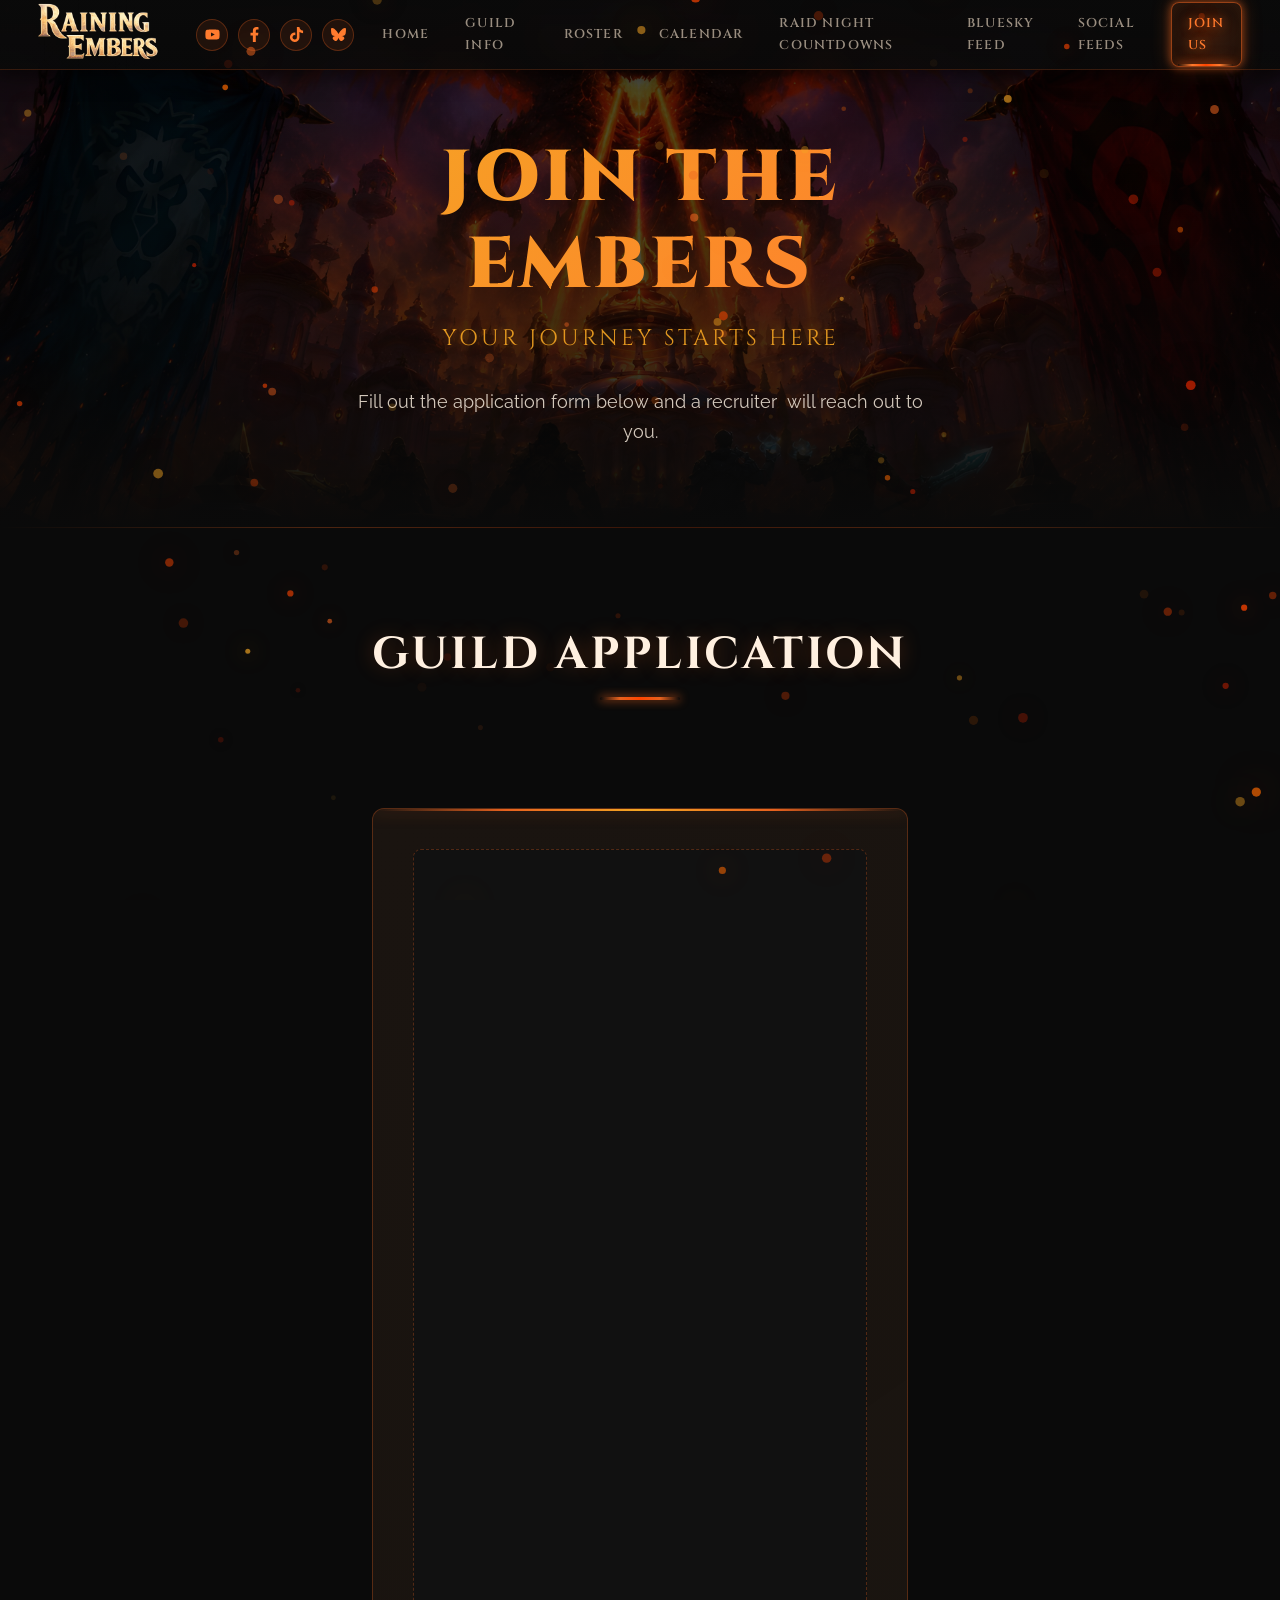
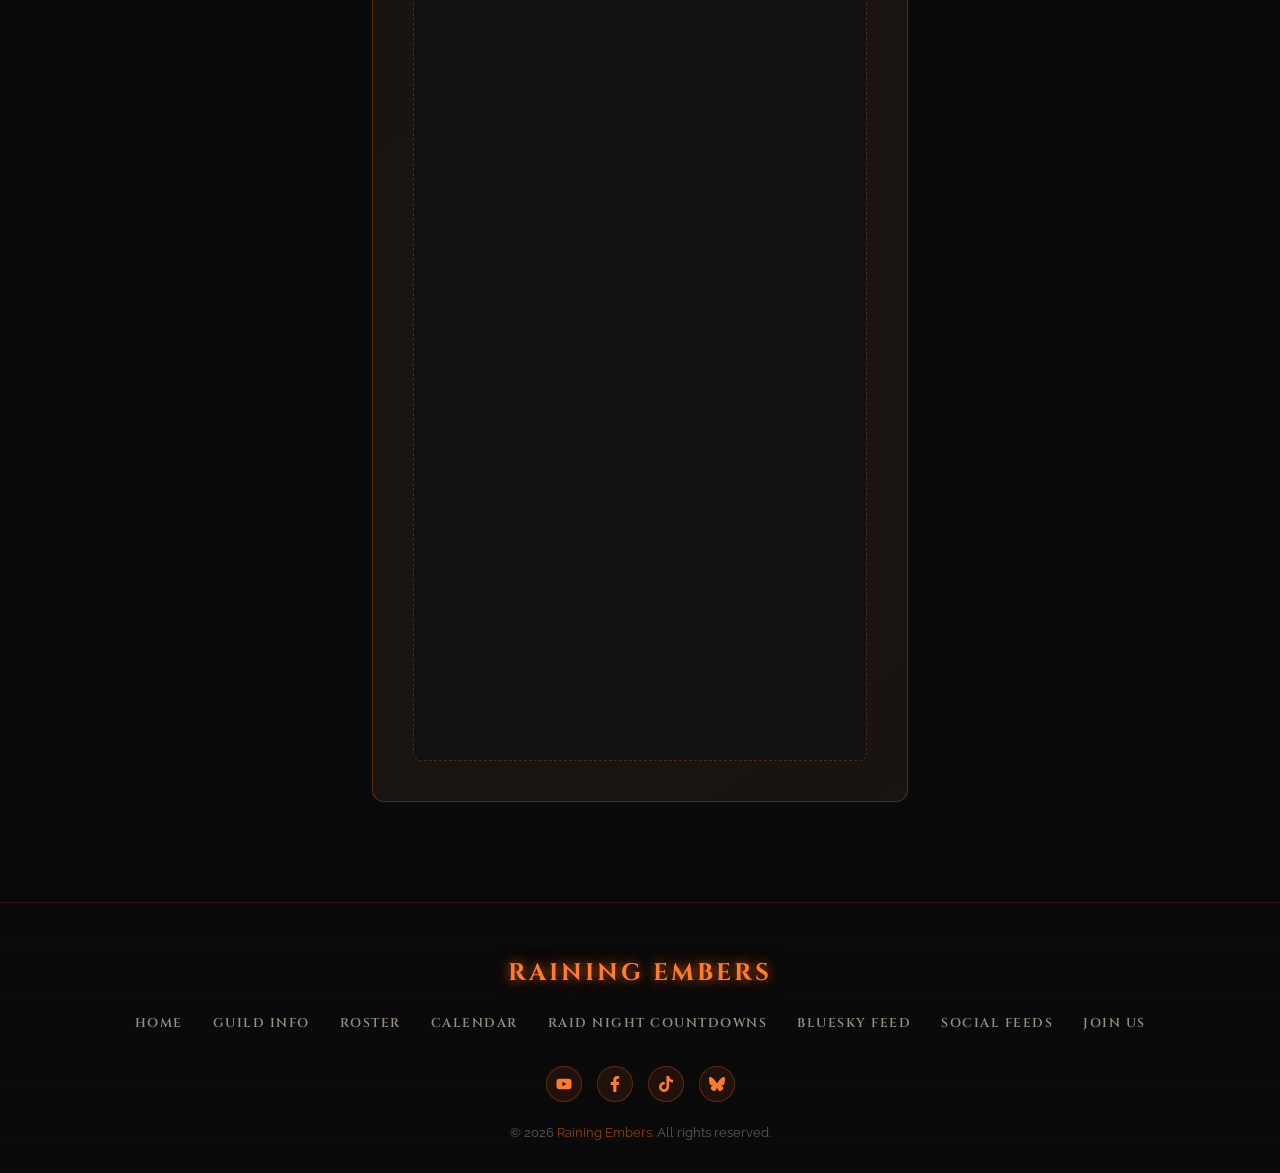
<file: invite.html>
<!DOCTYPE html>
<html lang="en">
<head>
  <meta charset="UTF-8">
  <meta name="viewport" content="width=device-width, initial-scale=1.0">
  <meta name="description" content="Raining Embers — Request a guild invite and join our ranks.">
  <meta property="og:type" content="website">
  <meta property="og:site_name" content="Raining Embers">
  <meta property="og:title" content="Raining Embers | Request Invite">
  <meta property="og:description" content="Raining Embers request a guild invite and join our ranks.">
  <meta property="og:url" content="https://rainingembers.org/invite.html">
  <meta property="og:image" content="https://rainingembers.org/images/tn.jpg">
  <meta property="og:image:secure_url" content="https://rainingembers.org/images/tn.jpg">
  <meta property="og:image:type" content="image/jpeg">
  <meta property="og:image:width" content="1920">
  <meta property="og:image:height" content="1080">
  <meta property="og:image:alt" content="Raining Embers guild banner">
  <meta name="twitter:card" content="summary_large_image">
  <meta name="twitter:title" content="Raining Embers | Request Invite">
  <meta name="twitter:description" content="Raining Embers request a guild invite and join our ranks.">
  <meta name="twitter:image" content="https://rainingembers.org/images/tn.jpg">
  <title>Raining Embers | Request Invite</title>
  <link rel="stylesheet" href="css/style.css?v=20260512-3">
  <link rel="icon" href="images/guild-logo.png" type="image/png">
  <!-- Google tag (gtag.js) -->
  <script async src="https://www.googletagmanager.com/gtag/js?id=G-16E43FQDC7"></script>
  <script>
    window.dataLayer = window.dataLayer || [];
    function gtag(){dataLayer.push(arguments);}
    gtag('js', new Date());

    gtag('config', 'G-16E43FQDC7');
  </script>
</head>
<body>

  <!-- Animated floating ember particles -->
  <canvas id="ember-canvas"></canvas>

  <div class="page-wrapper">

    <!-- ===================== NAVIGATION ===================== -->
    <nav class="main-nav" id="main-nav">
      <div class="nav-inner">
        <a href="index.html" class="nav-logo" id="nav-logo">
          <img src="images/guild-logo.png" alt="Raining Embers Logo">
          <span>&nbsp;</span>
        </a>

        <div class="nav-social" aria-label="Social media links">
          <a href="https://www.youtube.com/channel/UCdnkn_n044hLzJLzHUadt3Q" target="_blank" rel="noopener noreferrer" aria-label="YouTube">
            <svg viewBox="0 0 576 512"><path d="M549.655 124.083c-6.281-23.65-24.787-42.276-48.284-48.597C458.781 64 288 64 288 64S117.22 64 74.629 75.486c-23.497 6.321-42.003 24.947-48.284 48.597C14.933 166.95 14.933 256.388 14.933 256.388s0 89.438 11.412 132.305c6.281 23.65 24.787 41.5 48.284 47.821C117.22 448 288 448 288 448s170.781 0 213.371-11.486c23.497-6.321 42.003-24.171 48.284-47.821 11.412-42.867 11.412-132.305 11.412-132.305s0-89.438-11.412-132.305zM232.145 337.591V175.185l142.739 81.205-142.739 81.201z"/></svg>
          </a>
          <a href="https://www.facebook.com/RainingEmbersGuild" target="_blank" rel="noopener noreferrer" aria-label="Facebook">
            <svg viewBox="0 0 320 512"><path d="M279.14 288l14.22-92.66h-88.91v-60.13c0-25.35 12.42-50.06 52.24-50.06h40.42V6.26S260.43 0 225.36 0c-73.22 0-121.08 44.38-121.08 124.72v70.62H22.89V288h81.39v224h100.17V288z"/></svg>
          </a>
          <a href="https://www.tiktok.com/@raining_embers" target="_blank" rel="noopener noreferrer" aria-label="TikTok">
            <svg viewBox="0 0 448 512"><path d="M448 209.91a210.06 210.06 0 0 1-122.77-39.25V349.38A162.55 162.55 0 1 1 185 188.31V278.2a74.62 74.62 0 1 0 52.23 71.18V0l88 0a121.18 121.18 0 0 0 1.86 22.17h0A122.18 122.18 0 0 0 381 102.39a121.43 121.43 0 0 0 67 20.14Z"/></svg>
          </a>
          <a href="https://bsky.app/profile/rainingembersguild.bsky.social" target="_blank" rel="noopener noreferrer" aria-label="Bluesky">
            <svg viewBox="0 0 568 501"><path d="M123.121 33.664C188.241 82.552 258.241 181.567 284 234.728c25.759-53.161 95.759-152.176 160.879-201.064C491.866-1.611 568-28.906 568 57.979c0 17.352-9.954 145.726-15.79 166.568-20.275 72.453-94.155 90.933-159.875 79.746 114.964 19.573 144.141 84.552 80.976 149.53-119.968 123.536-172.408-30.998-185.713-70.596-2.438-7.258-3.579-10.66-3.598-7.772-.019-2.888-1.16.514-3.598 7.772-13.305 39.598-65.745 194.132-185.713 70.596-63.165-64.978-33.988-129.957 80.976-149.53-65.72 11.187-139.6-7.293-159.875-79.746C9.954 203.705 0 75.331 0 57.979 0-28.906 76.134-1.611 123.121 33.664Z"/></svg>
          </a>
        </div>

        <div class="nav-toggle" id="nav-toggle" aria-label="Toggle navigation">
          <span></span>
          <span></span>
          <span></span>
        </div>

        <ul class="nav-links" id="nav-links">
          <li><a href="index.html" id="nav-home">Home</a></li>
          <li><a href="guild-info.html" id="nav-guild-info">Guild Info</a></li>
          <li><a href="roster.html" id="nav-roster">Roster</a></li>
          <li><a href="calendar.html" id="nav-calendar">Calendar</a></li>
          <li><a href="countdowns.html" id="nav-countdowns">Raid Night Countdowns</a></li>
          <li><a href="bluesky-feed.html" id="nav-bluesky-feed">Bluesky Feed</a></li>
          <li><a href="social-feeds.html" id="nav-social-feeds">Social Feeds</a></li>
          <li><a href="invite.html" class="active" id="nav-invite">Join Us</a></li>
        </ul>
      </div>
    </nav>

    <!-- ===================== PAGE HEADER ===================== -->
    <section class="hero" id="page-hero" style="min-height:50vh;">
      <div class="hero-bg">
        <img src="images/hero-banner.png" alt="Join Us Banner">
      </div>
      <div class="hero-content">
        <h1>&nbsp;</h1>
        <h1>Join the Embers</h1>
<p class="tagline">Your Journey Starts Here</p>
        <p>Fill out the application form below and a recruiter&nbsp; will reach out to you.</p>
      </div>
    </section>

    <!-- ===================== DIVIDER ===================== -->
    <hr class="section-divider">

    <!-- ===================== INVITE FORM SECTION ===================== -->
    <section class="content-section" id="invite-section">
      <div class="section-header reveal">
        <h2>Guild Application</h2>
        <span class="accent-line"></span>
        <p>&nbsp;</p>
      </div>

      <div class="invite-container reveal" id="invite-form-container">

        <!--
          ============================================================
          EMBED YOUR FORM / SURVEY HERE
          ============================================================
          Replace the placeholder div below with your iframe embed code.

          Example (Google Forms):
          <iframe src="https://docs.google.com/forms/d/e/YOUR_FORM_ID/viewform?embedded=true" 
                  width="100%" height="800" frameborder="0" marginheight="0" marginwidth="0">
            Loading…
          </iframe>

          Example (Typeform):
          <div data-tf-widget="YOUR_FORM_ID" data-tf-opacity="100" 
               data-tf-inline-on-mobile data-tf-medium="snippet" 
               style="width:100%;height:700px;"></div>
          <script src="//embed.typeform.com/next/embed.js"></script>

          Example (JotForm):
          <iframe src="https://form.jotform.com/YOUR_FORM_ID" 
                  style="min-width:100%;height:700px;border:none;" 
                  scrolling="yes"></iframe>
          ============================================================
        -->

        <div class="embed-placeholder" id="form-placeholder">
          <iframe name="myiFrame" width="100%" height="1500px" src="https://forms.office.com/Pages/ResponsePage.aspx?id=DQSIkWdsW0yxEjajBLZtrQAAAAAAAAAAAAMAAa1D5DRUN1dFVkkyUk1SVFNLTjdCRkNRUzVMRkhOMy4u" scrolling="no" style="border:0px none #000000;border-radius:10px;"></iframe>
        </div>

      </div>
    </section>

    <!-- ===================== FOOTER ===================== -->
    <footer class="main-footer" id="footer">
      <div class="footer-inner">
        <div class="footer-brand">Raining Embers</div>
        <ul class="footer-links">
          <li><a href="index.html">Home</a></li>
          <li><a href="guild-info.html">Guild Info</a></li>
          <li><a href="roster.html">Roster</a></li>
          <li><a href="calendar.html">Calendar</a></li>
          <li><a href="countdowns.html">Raid Night Countdowns</a></li>
          <li><a href="bluesky-feed.html">Bluesky Feed</a></li>
          <li><a href="social-feeds.html">Social Feeds</a></li>
          <li><a href="invite.html">Join Us</a></li>
        </ul>
        <div class="footer-social">
          <a href="https://www.youtube.com/channel/UCdnkn_n044hLzJLzHUadt3Q" target="_blank" rel="noopener noreferrer" aria-label="YouTube">
            <svg viewBox="0 0 576 512"><path d="M549.655 124.083c-6.281-23.65-24.787-42.276-48.284-48.597C458.781 64 288 64 288 64S117.22 64 74.629 75.486c-23.497 6.321-42.003 24.947-48.284 48.597C14.933 166.95 14.933 256.388 14.933 256.388s0 89.438 11.412 132.305c6.281 23.65 24.787 41.5 48.284 47.821C117.22 448 288 448 288 448s170.781 0 213.371-11.486c23.497-6.321 42.003-24.171 48.284-47.821 11.412-42.867 11.412-132.305 11.412-132.305s0-89.438-11.412-132.305zM232.145 337.591V175.185l142.739 81.205-142.739 81.201z"/></svg>
          </a>
          <a href="https://www.facebook.com/RainingEmbersGuild" target="_blank" rel="noopener noreferrer" aria-label="Facebook">
            <svg viewBox="0 0 320 512"><path d="M279.14 288l14.22-92.66h-88.91v-60.13c0-25.35 12.42-50.06 52.24-50.06h40.42V6.26S260.43 0 225.36 0c-73.22 0-121.08 44.38-121.08 124.72v70.62H22.89V288h81.39v224h100.17V288z"/></svg>
          </a>
          <a href="https://www.tiktok.com/@raining_embers" target="_blank" rel="noopener noreferrer" aria-label="TikTok">
            <svg viewBox="0 0 448 512"><path d="M448 209.91a210.06 210.06 0 0 1-122.77-39.25V349.38A162.55 162.55 0 1 1 185 188.31V278.2a74.62 74.62 0 1 0 52.23 71.18V0l88 0a121.18 121.18 0 0 0 1.86 22.17h0A122.18 122.18 0 0 0 381 102.39a121.43 121.43 0 0 0 67 20.14Z"/></svg>
          </a>
          <a href="https://bsky.app/profile/rainingembersguild.bsky.social" target="_blank" rel="noopener noreferrer" aria-label="Bluesky">
            <svg viewBox="0 0 568 501"><path d="M123.121 33.664C188.241 82.552 258.241 181.567 284 234.728c25.759-53.161 95.759-152.176 160.879-201.064C491.866-1.611 568-28.906 568 57.979c0 17.352-9.954 145.726-15.79 166.568-20.275 72.453-94.155 90.933-159.875 79.746 114.964 19.573 144.141 84.552 80.976 149.53-119.968 123.536-172.408-30.998-185.713-70.596-2.438-7.258-3.579-10.66-3.598-7.772-.019-2.888-1.16.514-3.598 7.772-13.305 39.598-65.745 194.132-185.713 70.596-63.165-64.978-33.988-129.957 80.976-149.53-65.72 11.187-139.6-7.293-159.875-79.746C9.954 203.705 0 75.331 0 57.979 0-28.906 76.134-1.611 123.121 33.664Z"/></svg>
          </a>
        </div>
        <p class="footer-copy">&copy; 2026 <span class="ember-text">Raining Embers</span>. All rights reserved.</p>
      </div>
    </footer>

  </div><!-- /.page-wrapper -->

  <script src="js/main.js?v=20260512-2"></script>
</body>
</html>
</file>
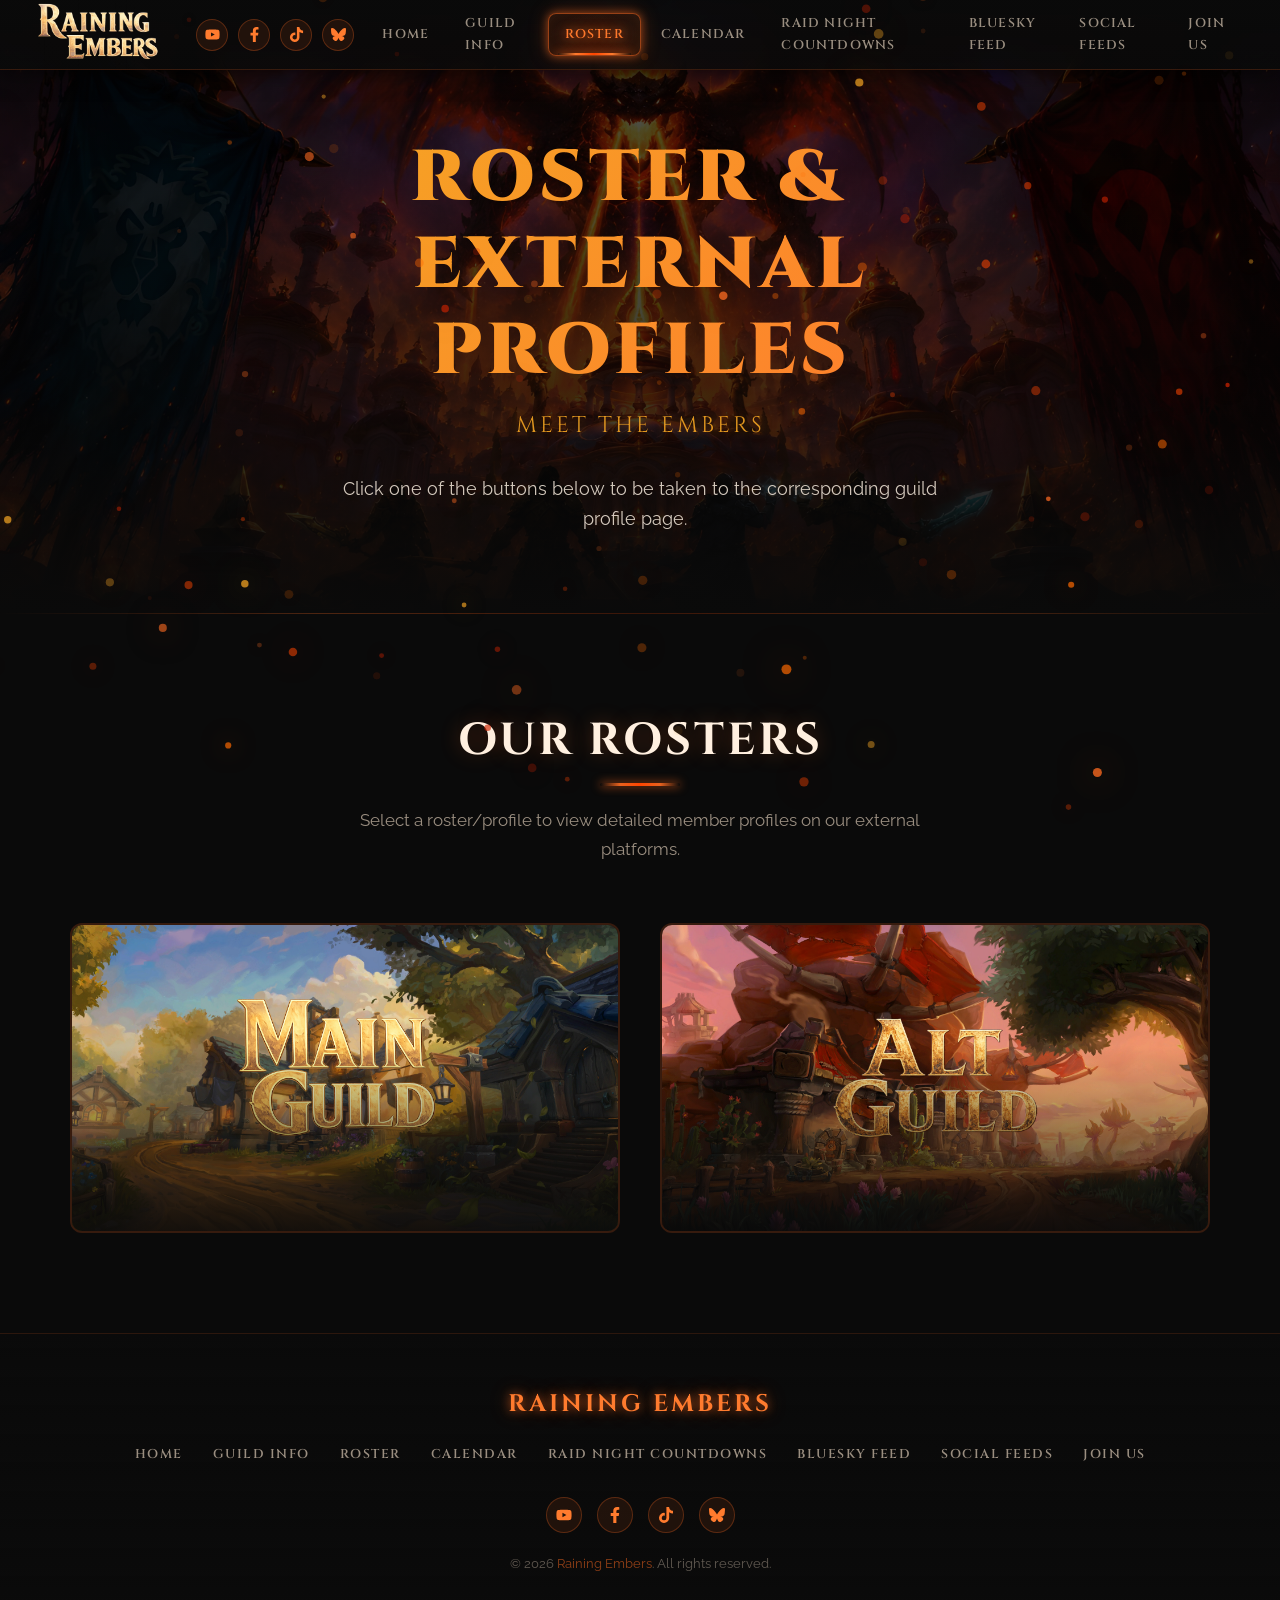
<file: roster.html>
<!DOCTYPE html>
<html lang="en">
<head>
  <meta charset="UTF-8">
  <meta name="viewport" content="width=device-width, initial-scale=1.0">
  <meta name="description" content="Raining Embers — View our guild roster and member profiles.">
  <meta property="og:type" content="website">
  <meta property="og:site_name" content="Raining Embers">
  <meta property="og:title" content="Raining Embers | Roster &amp; Profiles">
  <meta property="og:description" content="Raining Embers view our guild roster and member profiles.">
  <meta property="og:url" content="https://rainingembers.org/roster.html">
  <meta property="og:image" content="https://rainingembers.org/images/tn.jpg">
  <meta property="og:image:secure_url" content="https://rainingembers.org/images/tn.jpg">
  <meta property="og:image:type" content="image/jpeg">
  <meta property="og:image:width" content="1920">
  <meta property="og:image:height" content="1080">
  <meta property="og:image:alt" content="Raining Embers guild banner">
  <meta name="twitter:card" content="summary_large_image">
  <meta name="twitter:title" content="Raining Embers | Roster &amp; Profiles">
  <meta name="twitter:description" content="Raining Embers view our guild roster and member profiles.">
  <meta name="twitter:image" content="https://rainingembers.org/images/tn.jpg">
  <title>Raining Embers | Roster &amp; Profiles</title>
  <link rel="stylesheet" href="css/style.css?v=20260512-3">
  <link rel="icon" href="images/guild-logo.png" type="image/png">
  <!-- Google tag (gtag.js) -->
  <script async src="https://www.googletagmanager.com/gtag/js?id=G-16E43FQDC7"></script>
  <script>
    window.dataLayer = window.dataLayer || [];
    function gtag(){dataLayer.push(arguments);}
    gtag('js', new Date());

    gtag('config', 'G-16E43FQDC7');
  </script>
</head>
<body>

  <!-- Animated floating ember particles -->
  <canvas id="ember-canvas"></canvas>

  <div class="page-wrapper">

    <!-- ===================== NAVIGATION ===================== -->
    <nav class="main-nav" id="main-nav">
      <div class="nav-inner">
        <a href="index.html" class="nav-logo" id="nav-logo">
          <img src="images/guild-logo.png" alt="Raining Embers Logo" width="500" height="338">
          <span>&nbsp;</span>
        </a>

        <div class="nav-social" aria-label="Social media links">
          <a href="https://www.youtube.com/channel/UCdnkn_n044hLzJLzHUadt3Q" target="_blank" rel="noopener noreferrer" aria-label="YouTube">
            <svg viewBox="0 0 576 512"><path d="M549.655 124.083c-6.281-23.65-24.787-42.276-48.284-48.597C458.781 64 288 64 288 64S117.22 64 74.629 75.486c-23.497 6.321-42.003 24.947-48.284 48.597C14.933 166.95 14.933 256.388 14.933 256.388s0 89.438 11.412 132.305c6.281 23.65 24.787 41.5 48.284 47.821C117.22 448 288 448 288 448s170.781 0 213.371-11.486c23.497-6.321 42.003-24.171 48.284-47.821 11.412-42.867 11.412-132.305 11.412-132.305s0-89.438-11.412-132.305zM232.145 337.591V175.185l142.739 81.205-142.739 81.201z"/></svg>
          </a>
          <a href="https://www.facebook.com/RainingEmbersGuild" target="_blank" rel="noopener noreferrer" aria-label="Facebook">
            <svg viewBox="0 0 320 512"><path d="M279.14 288l14.22-92.66h-88.91v-60.13c0-25.35 12.42-50.06 52.24-50.06h40.42V6.26S260.43 0 225.36 0c-73.22 0-121.08 44.38-121.08 124.72v70.62H22.89V288h81.39v224h100.17V288z"/></svg>
          </a>
          <a href="https://www.tiktok.com/@raining_embers" target="_blank" rel="noopener noreferrer" aria-label="TikTok">
            <svg viewBox="0 0 448 512"><path d="M448 209.91a210.06 210.06 0 0 1-122.77-39.25V349.38A162.55 162.55 0 1 1 185 188.31V278.2a74.62 74.62 0 1 0 52.23 71.18V0l88 0a121.18 121.18 0 0 0 1.86 22.17h0A122.18 122.18 0 0 0 381 102.39a121.43 121.43 0 0 0 67 20.14Z"/></svg>
          </a>
          <a href="https://bsky.app/profile/rainingembersguild.bsky.social" target="_blank" rel="noopener noreferrer" aria-label="Bluesky">
            <svg viewBox="0 0 568 501"><path d="M123.121 33.664C188.241 82.552 258.241 181.567 284 234.728c25.759-53.161 95.759-152.176 160.879-201.064C491.866-1.611 568-28.906 568 57.979c0 17.352-9.954 145.726-15.79 166.568-20.275 72.453-94.155 90.933-159.875 79.746 114.964 19.573 144.141 84.552 80.976 149.53-119.968 123.536-172.408-30.998-185.713-70.596-2.438-7.258-3.579-10.66-3.598-7.772-.019-2.888-1.16.514-3.598 7.772-13.305 39.598-65.745 194.132-185.713 70.596-63.165-64.978-33.988-129.957 80.976-149.53-65.72 11.187-139.6-7.293-159.875-79.746C9.954 203.705 0 75.331 0 57.979 0-28.906 76.134-1.611 123.121 33.664Z"/></svg>
          </a>
        </div>

        <div class="nav-toggle" id="nav-toggle" aria-label="Toggle navigation">
          <span></span>
          <span></span>
          <span></span>
        </div>

        <ul class="nav-links" id="nav-links">
          <li><a href="index.html" id="nav-home">Home</a></li>
          <li><a href="guild-info.html" id="nav-guild-info">Guild Info</a></li>
          <li><a href="roster.html" class="active" id="nav-roster">Roster</a></li>
          <li><a href="calendar.html" id="nav-calendar">Calendar</a></li>
          <li><a href="countdowns.html" id="nav-countdowns">Raid Night Countdowns</a></li>
          <li><a href="bluesky-feed.html" id="nav-bluesky-feed">Bluesky Feed</a></li>
          <li><a href="social-feeds.html" id="nav-social-feeds">Social Feeds</a></li>
          <li><a href="invite.html" id="nav-invite">Join Us</a></li>
        </ul>
      </div>
    </nav>

    <!-- ===================== PAGE HEADER ===================== -->
    <section class="hero" id="page-hero" style="min-height:50vh;">
      <div class="hero-bg">
        <img src="images/hero-banner.png" alt="Roster Banner">
      </div>
      <div class="hero-content">
        <h1>&nbsp;</h1>
        <h1>Roster &amp;&nbsp; external Profiles</h1>
<p class="tagline">Meet the Embers</p>
        <p>Click one of the buttons below to be taken to the corresponding guild profile page.&nbsp;&nbsp;</p>
      </div>
    </section>

    <!-- ===================== DIVIDER ===================== -->
    <hr class="section-divider">

    <!-- ===================== ROSTER LINKS ===================== -->
    <section class="content-section" id="roster-section">
      <div class="section-header reveal">
        <h2>Our Rosters</h2>
        <span class="accent-line"></span>
        <p>Select a roster/profile to view detailed member profiles on our external platforms.</p>
      </div>

      <div class="roster-grid">

        <!-- ROSTER LINK 1 — Replace href and image -->
        <a href="https://raider.io/guilds/us/dalaran/Raining%20Embers" class="roster-link reveal" id="roster-link-1" target="_blank" rel="noopener noreferrer">
          <img src="images/main_guild_button.png" alt="Roster 1 — Click to view">
          <div class="overlay">
          </div>
        </a>

        <!-- ROSTER LINK 2 — Replace href and image -->
        <a href="https://worldofwarcraft.blizzard.com/en-us/guild/us/wyrmrest-accord/raining-embers-alts/" class="roster-link reveal" id="roster-link-2" target="_blank" rel="noopener noreferrer">
          <img src="images/alt_guild_button1.png" alt="Roster 2 — Click to view">
          <div class="overlay">
          </div>
        </a>

      </div>
    </section>

    <!-- ===================== FOOTER ===================== -->
    <footer class="main-footer" id="footer">
      <div class="footer-inner">
        <div class="footer-brand">Raining Embers</div>
        <ul class="footer-links">
          <li><a href="index.html">Home</a></li>
          <li><a href="guild-info.html">Guild Info</a></li>
          <li><a href="roster.html">Roster</a></li>
          <li><a href="calendar.html">Calendar</a></li>
          <li><a href="countdowns.html">Raid Night Countdowns</a></li>
          <li><a href="bluesky-feed.html">Bluesky Feed</a></li>
          <li><a href="social-feeds.html">Social Feeds</a></li>
          <li><a href="invite.html">Join Us</a></li>
        </ul>
        <div class="footer-social">
          <a href="https://www.youtube.com/channel/UCdnkn_n044hLzJLzHUadt3Q" target="_blank" rel="noopener noreferrer" aria-label="YouTube">
            <svg viewBox="0 0 576 512"><path d="M549.655 124.083c-6.281-23.65-24.787-42.276-48.284-48.597C458.781 64 288 64 288 64S117.22 64 74.629 75.486c-23.497 6.321-42.003 24.947-48.284 48.597C14.933 166.95 14.933 256.388 14.933 256.388s0 89.438 11.412 132.305c6.281 23.65 24.787 41.5 48.284 47.821C117.22 448 288 448 288 448s170.781 0 213.371-11.486c23.497-6.321 42.003-24.171 48.284-47.821 11.412-42.867 11.412-132.305 11.412-132.305s0-89.438-11.412-132.305zM232.145 337.591V175.185l142.739 81.205-142.739 81.201z"/></svg>
          </a>
          <a href="https://www.facebook.com/RainingEmbersGuild" target="_blank" rel="noopener noreferrer" aria-label="Facebook">
            <svg viewBox="0 0 320 512"><path d="M279.14 288l14.22-92.66h-88.91v-60.13c0-25.35 12.42-50.06 52.24-50.06h40.42V6.26S260.43 0 225.36 0c-73.22 0-121.08 44.38-121.08 124.72v70.62H22.89V288h81.39v224h100.17V288z"/></svg>
          </a>
          <a href="https://www.tiktok.com/@raining_embers" target="_blank" rel="noopener noreferrer" aria-label="TikTok">
            <svg viewBox="0 0 448 512"><path d="M448 209.91a210.06 210.06 0 0 1-122.77-39.25V349.38A162.55 162.55 0 1 1 185 188.31V278.2a74.62 74.62 0 1 0 52.23 71.18V0l88 0a121.18 121.18 0 0 0 1.86 22.17h0A122.18 122.18 0 0 0 381 102.39a121.43 121.43 0 0 0 67 20.14Z"/></svg>
          </a>
          <a href="https://bsky.app/profile/rainingembersguild.bsky.social" target="_blank" rel="noopener noreferrer" aria-label="Bluesky">
            <svg viewBox="0 0 568 501"><path d="M123.121 33.664C188.241 82.552 258.241 181.567 284 234.728c25.759-53.161 95.759-152.176 160.879-201.064C491.866-1.611 568-28.906 568 57.979c0 17.352-9.954 145.726-15.79 166.568-20.275 72.453-94.155 90.933-159.875 79.746 114.964 19.573 144.141 84.552 80.976 149.53-119.968 123.536-172.408-30.998-185.713-70.596-2.438-7.258-3.579-10.66-3.598-7.772-.019-2.888-1.16.514-3.598 7.772-13.305 39.598-65.745 194.132-185.713 70.596-63.165-64.978-33.988-129.957 80.976-149.53-65.72 11.187-139.6-7.293-159.875-79.746C9.954 203.705 0 75.331 0 57.979 0-28.906 76.134-1.611 123.121 33.664Z"/></svg>
          </a>
        </div>
        <p class="footer-copy">&copy; 2026 <span class="ember-text">Raining Embers</span>. All rights reserved.</p>
      </div>
    </footer>

  </div><!-- /.page-wrapper -->

  <script src="js/main.js?v=20260512-2"></script>
</body>
</html>
</file>
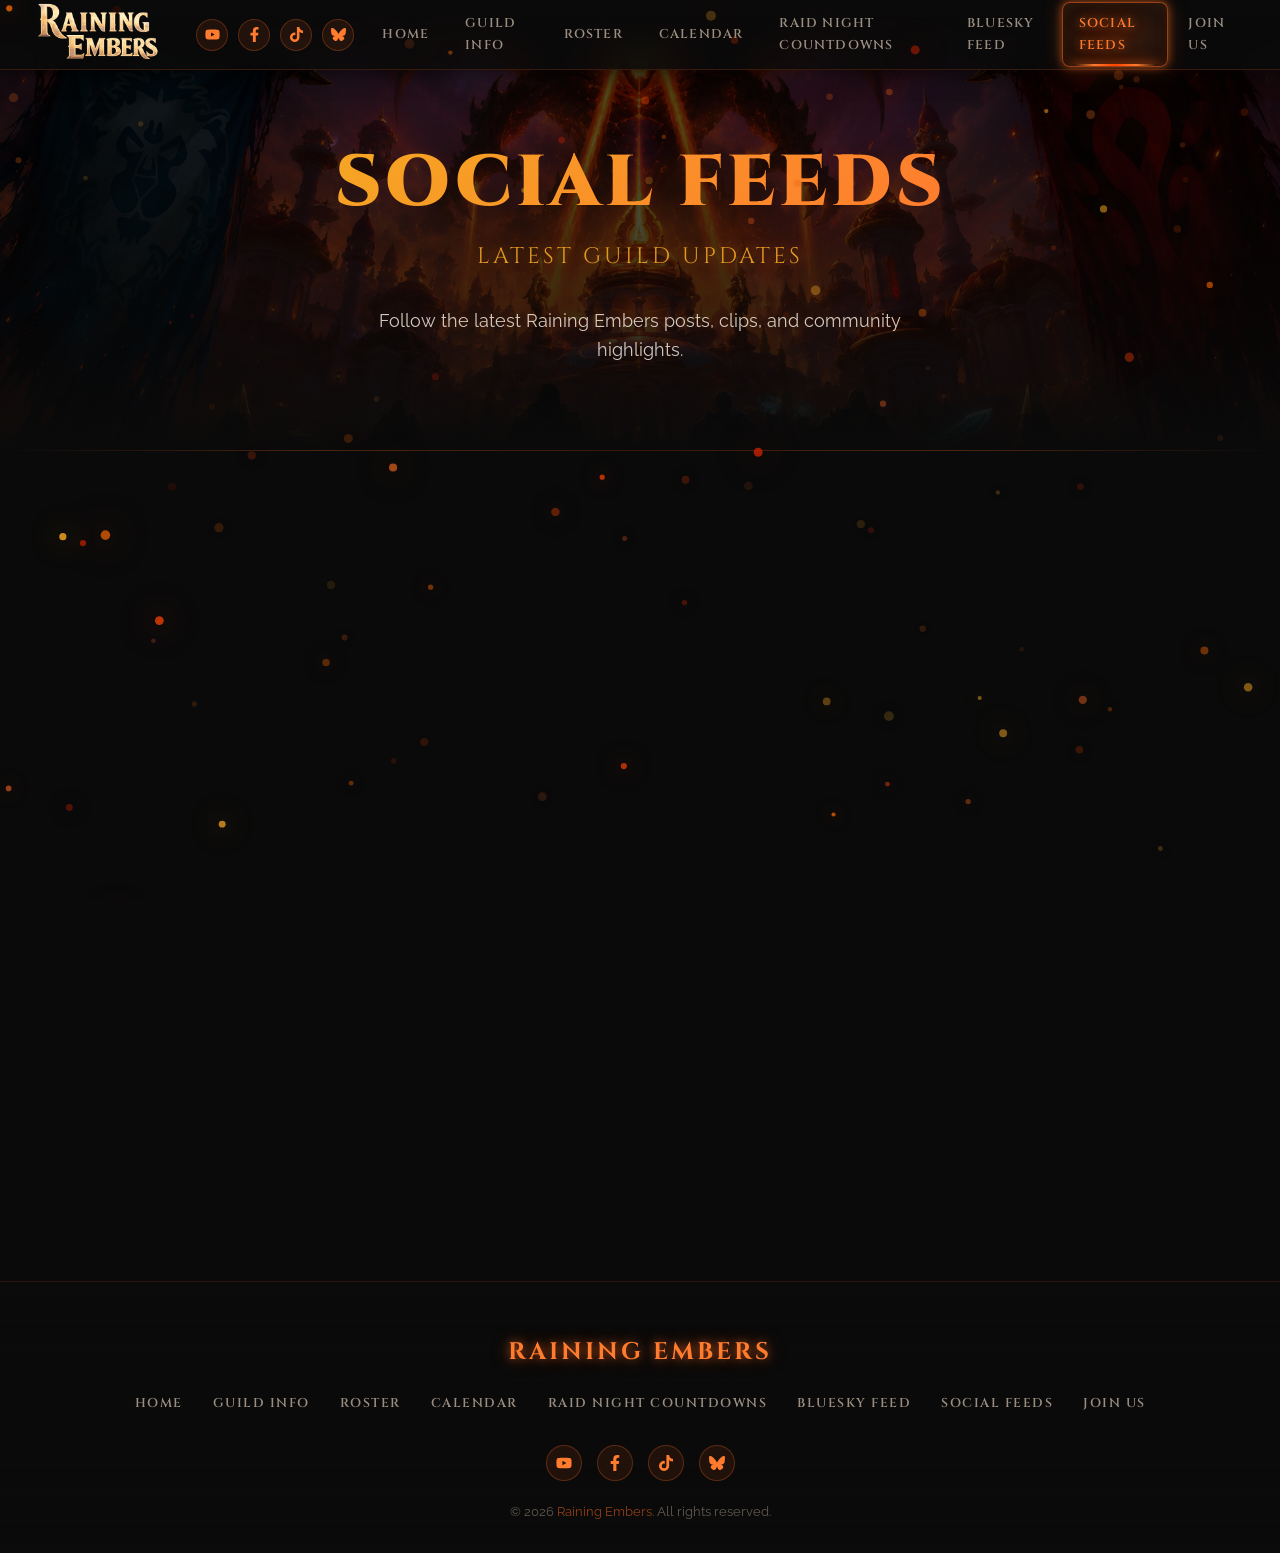
<file: social-feeds.html>
<!DOCTYPE html>
<html lang="en">
<head>
  <meta charset="UTF-8">
  <meta name="viewport" content="width=device-width, initial-scale=1.0">
  <meta name="description" content="Raining Embers social feeds and latest guild updates.">
  <meta property="og:type" content="website">
  <meta property="og:site_name" content="Raining Embers">
  <meta property="og:title" content="Raining Embers | Social Feeds">
  <meta property="og:description" content="Raining Embers social feeds and latest guild updates.">
  <meta property="og:url" content="https://rainingembers.org/social-feeds.html">
  <meta property="og:image" content="https://rainingembers.org/images/tn.jpg">
  <meta property="og:image:secure_url" content="https://rainingembers.org/images/tn.jpg">
  <meta property="og:image:type" content="image/jpeg">
  <meta property="og:image:width" content="1920">
  <meta property="og:image:height" content="1080">
  <meta property="og:image:alt" content="Raining Embers guild banner">
  <meta name="twitter:card" content="summary_large_image">
  <meta name="twitter:title" content="Raining Embers | Social Feeds">
  <meta name="twitter:description" content="Raining Embers social feeds and latest guild updates.">
  <meta name="twitter:image" content="https://rainingembers.org/images/tn.jpg">
  <title>Raining Embers | Social Feeds</title>
  <link rel="stylesheet" href="css/style.css?v=20260512-3">
  <link rel="icon" href="images/guild-logo.png" type="image/png">
  <!-- Google tag (gtag.js) -->
  <script async src="https://www.googletagmanager.com/gtag/js?id=G-16E43FQDC7"></script>
  <script>
    window.dataLayer = window.dataLayer || [];
    function gtag(){dataLayer.push(arguments);}
    gtag('js', new Date());

    gtag('config', 'G-16E43FQDC7');
  </script>
</head>
<body>

  <!-- Animated floating ember particles -->
  <canvas id="ember-canvas"></canvas>

  <div class="page-wrapper">

    <!-- ===================== NAVIGATION ===================== -->
    <nav class="main-nav" id="main-nav">
      <div class="nav-inner">
        <a href="index.html" class="nav-logo" id="nav-logo">
          <img src="images/guild-logo.png" alt="Raining Embers Logo">
          <span>&nbsp;</span>
        </a>

        <div class="nav-social" aria-label="Social media links">
          <a href="https://www.youtube.com/channel/UCdnkn_n044hLzJLzHUadt3Q" target="_blank" rel="noopener noreferrer" aria-label="YouTube">
            <svg viewBox="0 0 576 512"><path d="M549.655 124.083c-6.281-23.65-24.787-42.276-48.284-48.597C458.781 64 288 64 288 64S117.22 64 74.629 75.486c-23.497 6.321-42.003 24.947-48.284 48.597C14.933 166.95 14.933 256.388 14.933 256.388s0 89.438 11.412 132.305c6.281 23.65 24.787 41.5 48.284 47.821C117.22 448 288 448 288 448s170.781 0 213.371-11.486c23.497-6.321 42.003-24.171 48.284-47.821 11.412-42.867 11.412-132.305 11.412-132.305s0-89.438-11.412-132.305zM232.145 337.591V175.185l142.739 81.205-142.739 81.201z"/></svg>
          </a>
          <a href="https://www.facebook.com/RainingEmbersGuild" target="_blank" rel="noopener noreferrer" aria-label="Facebook">
            <svg viewBox="0 0 320 512"><path d="M279.14 288l14.22-92.66h-88.91v-60.13c0-25.35 12.42-50.06 52.24-50.06h40.42V6.26S260.43 0 225.36 0c-73.22 0-121.08 44.38-121.08 124.72v70.62H22.89V288h81.39v224h100.17V288z"/></svg>
          </a>
          <a href="https://www.tiktok.com/@raining_embers" target="_blank" rel="noopener noreferrer" aria-label="TikTok">
            <svg viewBox="0 0 448 512"><path d="M448 209.91a210.06 210.06 0 0 1-122.77-39.25V349.38A162.55 162.55 0 1 1 185 188.31V278.2a74.62 74.62 0 1 0 52.23 71.18V0l88 0a121.18 121.18 0 0 0 1.86 22.17h0A122.18 122.18 0 0 0 381 102.39a121.43 121.43 0 0 0 67 20.14Z"/></svg>
          </a>
          <a href="https://bsky.app/profile/rainingembersguild.bsky.social" target="_blank" rel="noopener noreferrer" aria-label="Bluesky">
            <svg viewBox="0 0 568 501"><path d="M123.121 33.664C188.241 82.552 258.241 181.567 284 234.728c25.759-53.161 95.759-152.176 160.879-201.064C491.866-1.611 568-28.906 568 57.979c0 17.352-9.954 145.726-15.79 166.568-20.275 72.453-94.155 90.933-159.875 79.746 114.964 19.573 144.141 84.552 80.976 149.53-119.968 123.536-172.408-30.998-185.713-70.596-2.438-7.258-3.579-10.66-3.598-7.772-.019-2.888-1.16.514-3.598 7.772-13.305 39.598-65.745 194.132-185.713 70.596-63.165-64.978-33.988-129.957 80.976-149.53-65.72 11.187-139.6-7.293-159.875-79.746C9.954 203.705 0 75.331 0 57.979 0-28.906 76.134-1.611 123.121 33.664Z"/></svg>
          </a>
        </div>

        <div class="nav-toggle" id="nav-toggle" aria-label="Toggle navigation">
          <span></span>
          <span></span>
          <span></span>
        </div>

        <ul class="nav-links" id="nav-links">
          <li><a href="index.html" id="nav-home">Home</a></li>
          <li><a href="guild-info.html" id="nav-guild-info">Guild Info</a></li>
          <li><a href="roster.html" id="nav-roster">Roster</a></li>
          <li><a href="calendar.html" id="nav-calendar">Calendar</a></li>
          <li><a href="countdowns.html" id="nav-countdowns">Raid Night Countdowns</a></li>
          <li><a href="bluesky-feed.html" id="nav-bluesky-feed">Bluesky Feed</a></li>
          <li><a href="social-feeds.html" class="active" id="nav-social-feeds">Social Feeds</a></li>
          <li><a href="invite.html" id="nav-invite">Join Us</a></li>
        </ul>
      </div>
    </nav>

    <!-- ===================== PAGE HEADER ===================== -->
    <section class="hero" id="page-hero" style="min-height:50vh;">
      <div class="hero-bg">
        <img src="images/hero-banner.png" alt="Social Feeds Banner">
      </div>
      <div class="hero-content">
        <h1>&nbsp;</h1>
        <h1>Social Feeds</h1>
        <p class="tagline">Latest Guild Updates</p>
        <p>Follow the latest Raining Embers posts, clips, and community highlights.</p>
      </div>
    </section>

    <!-- ===================== DIVIDER ===================== -->
    <hr class="section-divider">

    <!-- ===================== SOCIAL FEED ===================== -->
    <section class="content-section social-feed-section" id="social-feeds-section">
      <div class="social-feed-container" id="social-feed-container">
        <!-- Elfsight Social Feed | Untitled Social Feed -->
        <script src="https://elfsightcdn.com/platform.js" async></script>
        <div class="elfsight-app-21f75193-db19-4454-a4e8-28a5e1121335" data-elfsight-app-lazy></div>
      </div>
    </section>

    <!-- ===================== FOOTER ===================== -->
    <footer class="main-footer" id="footer">
      <div class="footer-inner">
        <div class="footer-brand">Raining Embers</div>
        <ul class="footer-links">
          <li><a href="index.html">Home</a></li>
          <li><a href="guild-info.html">Guild Info</a></li>
          <li><a href="roster.html">Roster</a></li>
          <li><a href="calendar.html">Calendar</a></li>
          <li><a href="countdowns.html">Raid Night Countdowns</a></li>
          <li><a href="bluesky-feed.html">Bluesky Feed</a></li>
          <li><a href="social-feeds.html">Social Feeds</a></li>
          <li><a href="invite.html">Join Us</a></li>
        </ul>
        <div class="footer-social">
          <a href="https://www.youtube.com/channel/UCdnkn_n044hLzJLzHUadt3Q" target="_blank" rel="noopener noreferrer" aria-label="YouTube">
            <svg viewBox="0 0 576 512"><path d="M549.655 124.083c-6.281-23.65-24.787-42.276-48.284-48.597C458.781 64 288 64 288 64S117.22 64 74.629 75.486c-23.497 6.321-42.003 24.947-48.284 48.597C14.933 166.95 14.933 256.388 14.933 256.388s0 89.438 11.412 132.305c6.281 23.65 24.787 41.5 48.284 47.821C117.22 448 288 448 288 448s170.781 0 213.371-11.486c23.497-6.321 42.003-24.171 48.284-47.821 11.412-42.867 11.412-132.305 11.412-132.305s0-89.438-11.412-132.305zM232.145 337.591V175.185l142.739 81.205-142.739 81.201z"/></svg>
          </a>
          <a href="https://www.facebook.com/RainingEmbersGuild" target="_blank" rel="noopener noreferrer" aria-label="Facebook">
            <svg viewBox="0 0 320 512"><path d="M279.14 288l14.22-92.66h-88.91v-60.13c0-25.35 12.42-50.06 52.24-50.06h40.42V6.26S260.43 0 225.36 0c-73.22 0-121.08 44.38-121.08 124.72v70.62H22.89V288h81.39v224h100.17V288z"/></svg>
          </a>
          <a href="https://www.tiktok.com/@raining_embers" target="_blank" rel="noopener noreferrer" aria-label="TikTok">
            <svg viewBox="0 0 448 512"><path d="M448 209.91a210.06 210.06 0 0 1-122.77-39.25V349.38A162.55 162.55 0 1 1 185 188.31V278.2a74.62 74.62 0 1 0 52.23 71.18V0l88 0a121.18 121.18 0 0 0 1.86 22.17h0A122.18 122.18 0 0 0 381 102.39a121.43 121.43 0 0 0 67 20.14Z"/></svg>
          </a>
          <a href="https://bsky.app/profile/rainingembersguild.bsky.social" target="_blank" rel="noopener noreferrer" aria-label="Bluesky">
            <svg viewBox="0 0 568 501"><path d="M123.121 33.664C188.241 82.552 258.241 181.567 284 234.728c25.759-53.161 95.759-152.176 160.879-201.064C491.866-1.611 568-28.906 568 57.979c0 17.352-9.954 145.726-15.79 166.568-20.275 72.453-94.155 90.933-159.875 79.746 114.964 19.573 144.141 84.552 80.976 149.53-119.968 123.536-172.408-30.998-185.713-70.596-2.438-7.258-3.579-10.66-3.598-7.772-.019-2.888-1.16.514-3.598 7.772-13.305 39.598-65.745 194.132-185.713 70.596-63.165-64.978-33.988-129.957 80.976-149.53-65.72 11.187-139.6-7.293-159.875-79.746C9.954 203.705 0 75.331 0 57.979 0-28.906 76.134-1.611 123.121 33.664Z"/></svg>
          </a>
        </div>
        <p class="footer-copy">&copy; 2026 <span class="ember-text">Raining Embers</span>. All rights reserved.</p>
      </div>
    </footer>

  </div><!-- /.page-wrapper -->

  <script src="js/main.js?v=20260512-2"></script>
</body>
</html>
</file>
<file: css/style.css>
/* ============================================================
   RAINING EMBERS GUILD — Master Stylesheet
   Fire & Ember Theme  |  Dark + Orange + Red
   Designed for Adobe Dreamweaver compatibility
   ============================================================ */

/* ---------- Google Fonts ---------- */
@import url('https://fonts.googleapis.com/css2?family=Cinzel:wght@400;600;700;900&family=Raleway:wght@300;400;500;600;700&display=swap');

/* ---------- CSS Custom Properties (Design Tokens) ---------- */
:root {
  /* Core palette */
  --color-bg-darkest:    #0a0a0a;
  --color-bg-dark:       #111111;
  --color-bg-card:       #1a1410;
  --color-bg-card-hover: #241c14;
  --color-surface:       #1e1812;

  /* Fire palette */
  --color-ember:         #e8621e;
  --color-ember-bright:  #ff7b2e;
  --color-fire:          #ff4500;
  --color-fire-deep:     #cc2200;
  --color-molten:        #ff6a00;
  --color-gold:          #f5a623;
  --color-gold-dim:      #c4841d;
  --color-ash:           #3d3028;

  /* Text */
  --color-text:          #e8ddd0;
  --color-text-muted:    #9a8e80;
  --color-text-heading:  #fff0e0;

  /* Glow */
  --glow-ember:          0 0 8px rgba(232,98,30,0.6), 0 0 20px rgba(232,98,30,0.3);
  --glow-ember-intense:  0 0 10px rgba(232,98,30,0.8), 0 0 30px rgba(255,69,0,0.5), 0 0 60px rgba(255,69,0,0.2);
  --glow-gold:           0 0 8px rgba(245,166,35,0.5), 0 0 20px rgba(245,166,35,0.25);
  --glow-text:           0 0 10px rgba(232,98,30,0.7), 0 0 20px rgba(232,98,30,0.4);

  /* Borders */
  --border-ember:        1px solid rgba(232,98,30,0.3);
  --border-ember-bright: 1px solid rgba(232,98,30,0.6);

  /* Typography */
  --font-heading:        'Cinzel', 'Times New Roman', serif;
  --font-body:           'Raleway', 'Segoe UI', sans-serif;

  /* Spacing & sizing */
  --nav-height:          70px;
  --max-width:           1200px;
  --border-radius:       8px;
  --transition-speed:    0.35s;
}

/* ---------- Reset & Base ---------- */
*,
*::before,
*::after {
  margin: 0;
  padding: 0;
  box-sizing: border-box;
}

html {
  scroll-behavior: smooth;
  font-size: 16px;
}

body {
  font-family: var(--font-body);
  background-color: var(--color-bg-darkest);
  color: var(--color-text);
  line-height: 1.7;
  min-height: 100vh;
  overflow-x: hidden;
  position: relative;
}

a {
  color: var(--color-ember-bright);
  text-decoration: none;
  transition: color var(--transition-speed) ease, text-shadow var(--transition-speed) ease;
}
a:hover {
  color: var(--color-gold);
  text-shadow: var(--glow-text);
}

h1, h2, h3, h4, h5, h6 {
  font-family: var(--font-heading);
  color: var(--color-text-heading);
  line-height: 1.2;
}

img {
  max-width: 100%;
  height: auto;
  display: block;
}

/* ---------- Animated Background Ember Particles ---------- */
#ember-canvas {
  position: fixed;
  top: 0;
  left: 0;
  width: 100%;
  height: 100%;
  pointer-events: none;
  z-index: 999;
}

/* ---------- Page Wrapper ---------- */
.page-wrapper {
  position: relative;
  z-index: 1;
  min-height: 100vh;
  display: flex;
  flex-direction: column;
}

/* ---------- Navigation ---------- */
.main-nav {
  position: fixed;
  top: 0;
  left: 0;
  width: 100%;
  height: var(--nav-height);
  background: linear-gradient(180deg, rgba(10,10,10,0.97) 0%, rgba(10,10,10,0.85) 100%);
  backdrop-filter: blur(12px);
  -webkit-backdrop-filter: blur(12px);
  border-bottom: 1px solid rgba(232,98,30,0.2);
  display: flex;
  align-items: center;
  justify-content: center;
  z-index: 1000;
  box-shadow: 0 2px 20px rgba(0,0,0,0.6);
}

.nav-inner {
  width: 100%;
  max-width: none;
  flex: 1 1 auto;
  display: flex;
  align-items: center;
  justify-content: flex-start;
  gap: 12px;
  padding: 0 clamp(16px, 3vw, 40px);
}

.nav-logo {
  display: flex;
  align-items: center;
  flex: 0 0 auto;
  gap: 12px;
}

.nav-logo img {
    width: 125px;
    height: 75px;
    border-radius: 0%;
    object-fit: cover;
}

.nav-logo span {
  font-family: var(--font-heading);
  font-size: 1.3rem;
  font-weight: 700;
  color: var(--color-text-heading);
  text-shadow: var(--glow-text);
  letter-spacing: 2px;
  text-transform: uppercase;
}

.nav-social {
  display: flex;
  align-items: center;
  gap: 10px;
  flex: 0 0 auto;
  margin-left: 2px;
}

.nav-social a {
  display: inline-flex;
  align-items: center;
  justify-content: center;
  width: 32px;
  height: 32px;
  border-radius: 50%;
  background: rgba(232, 98, 30, 0.1);
  color: var(--color-ember-bright);
  border: 1px solid rgba(232, 98, 30, 0.3);
  transition: all var(--transition-speed) ease;
}

.nav-social a:hover,
.nav-social a:focus-visible {
  background: var(--color-ember-bright);
  color: #fff;
  border-color: var(--color-ember-bright);
  box-shadow: var(--glow-ember);
  transform: translateY(-2px);
}

.nav-social svg {
  width: 15px;
  height: 15px;
  fill: currentColor;
}

.nav-links {
  display: flex;
  align-items: center;
  gap: 4px;
  list-style: none;
  margin-left: auto;
}

.nav-links li a {
  position: relative;
  display: block;
  padding: 10px 16px;
  font-family: var(--font-heading);
  font-size: 0.8rem;
  font-weight: 600;
  letter-spacing: 1.2px;
  text-transform: uppercase;
  color: var(--color-text-muted);
  border-radius: var(--border-radius);
  transition: all var(--transition-speed) ease;
  overflow: hidden;
}

/* Glowing background on hover */
.nav-links li a::before {
  content: '';
  position: absolute;
  inset: 0;
  border-radius: var(--border-radius);
  background: radial-gradient(ellipse at center, rgba(232,98,30,0.15) 0%, transparent 70%);
  opacity: 0;
  transition: opacity var(--transition-speed) ease;
}

.nav-links li a:hover::before,
.nav-links li a.active::before {
  opacity: 1;
}

.nav-links li a:hover,
.nav-links li a.active {
  color: var(--color-ember-bright);
  text-shadow: var(--glow-text);
  box-shadow: var(--glow-ember), inset 0 0 15px rgba(232,98,30,0.08);
  border: var(--border-ember-bright);
}

.nav-links li a.active {
  background: rgba(232,98,30,0.1);
}

/* Bottom glow bar on hover */
.nav-links li a::after {
  content: '';
  position: absolute;
  bottom: 0;
  left: 50%;
  transform: translateX(-50%);
  width: 0;
  height: 2px;
  background: linear-gradient(90deg, transparent, var(--color-ember-bright), var(--color-fire), var(--color-ember-bright), transparent);
  box-shadow: 0 0 8px var(--color-ember), 0 0 16px var(--color-fire);
  transition: width var(--transition-speed) ease;
}

.nav-links li a:hover::after,
.nav-links li a.active::after {
  width: 80%;
}

/* Mobile hamburger */
.nav-toggle {
  display: none;
  flex-direction: column;
  gap: 5px;
  cursor: pointer;
  padding: 5px;
  margin-left: auto;
  z-index: 1001;
}

.nav-toggle span {
  display: block;
  width: 28px;
  height: 2px;
  background: var(--color-ember-bright);
  border-radius: 2px;
  transition: all 0.3s ease;
  box-shadow: 0 0 4px rgba(232,98,30,0.5);
}

/* ---------- Hero Section ---------- */
.hero {
  position: relative;
  width: 100%;
  min-height: 100vh;
  display: flex;
  align-items: center;
  justify-content: center;
  text-align: center;
  overflow: hidden;
  margin-top: 0;
}

.hero-bg {
  position: absolute;
  inset: 0;
  z-index: 0;
}

.hero-bg img {
  width: 100%;
  height: 100%;
  object-fit: cover;
  filter: brightness(0.35) saturate(1.2);
}

.hero-bg::after {
  content: '';
  position: absolute;
  inset: 0;
  background: linear-gradient(
    180deg,
    rgba(10,10,10,0.3) 0%,
    rgba(10,10,10,0.1) 30%,
    rgba(10,10,10,0.4) 70%,
    var(--color-bg-darkest) 100%
  );
}

.hero-content {
  position: relative;
  z-index: 2;
  padding: 40px 30px;
  max-width: 800px;
  animation: heroFadeIn 1.5s ease-out forwards;
}

.hero-content h1 {
  font-size: clamp(2.5rem, 6vw, 4.5rem);
  font-weight: 900;
  text-transform: uppercase;
  letter-spacing: 4px;
  margin-bottom: 10px;
  background: linear-gradient(135deg, var(--color-gold), var(--color-ember-bright), var(--color-fire), var(--color-gold));
  background-size: 300% 300%;
  -webkit-background-clip: text;
  -webkit-text-fill-color: transparent;
  background-clip: text;
  animation: fireGradient 4s ease-in-out infinite;
  text-shadow: none;
}

.hero-content .tagline {
  font-family: var(--font-heading);
  font-size: clamp(1rem, 2vw, 1.4rem);
  font-weight: 400;
  color: var(--color-gold);
  letter-spacing: 3px;
  text-transform: uppercase;
  margin-bottom: 30px;
  text-shadow: 0 0 15px rgba(245,166,35,0.5);
}

.hero-content p {
  font-size: 1.1rem;
  color: var(--color-text);
  max-width: 600px;
  margin: 0 auto 40px;
  opacity: 0.9;
}

/* ---------- CTA Button ---------- */
.btn-ember {
  display: inline-block;
  padding: 14px 42px;
  font-family: var(--font-heading);
  font-size: 0.9rem;
  font-weight: 700;
  letter-spacing: 2px;
  text-transform: uppercase;
  color: #fff;
  background: linear-gradient(135deg, var(--color-fire-deep), var(--color-ember), var(--color-molten));
  background-size: 200% 200%;
  border: 1px solid rgba(255,107,0,0.4);
  border-radius: var(--border-radius);
  cursor: pointer;
  position: relative;
  overflow: hidden;
  transition: all var(--transition-speed) ease;
  animation: fireGradient 3s ease-in-out infinite;
}

.btn-ember:hover {
  transform: translateY(-2px);
  box-shadow: var(--glow-ember-intense);
  color: #fff;
  text-shadow: 0 0 8px rgba(255,255,255,0.5);
}

.btn-ember::before {
  content: '';
  position: absolute;
  top: 0;
  left: -100%;
  width: 100%;
  height: 100%;
  background: linear-gradient(90deg, transparent, rgba(255,255,255,0.15), transparent);
  transition: left 0.5s ease;
}

.btn-ember:hover::before {
  left: 100%;
}

/* ---------- Content Sections ---------- */
.content-section {
  padding: 100px 30px;
  max-width: var(--max-width);
  margin: 0 auto;
}

.section-header {
  text-align: center;
  margin-bottom: 60px;
}

.section-header h2 {
  font-size: clamp(1.8rem, 4vw, 2.8rem);
  font-weight: 700;
  text-transform: uppercase;
  letter-spacing: 3px;
  margin-bottom: 15px;
  color: var(--color-text-heading);
  text-shadow: 0 0 20px rgba(232,98,30,0.3);
}

.section-header .accent-line {
  display: block;
  width: 80px;
  height: 3px;
  margin: 0 auto 20px;
  background: linear-gradient(90deg, transparent, var(--color-ember), var(--color-fire), var(--color-ember), transparent);
  box-shadow: 0 0 10px var(--color-ember);
  border-radius: 2px;
}

.section-header p {
  font-size: 1.05rem;
  color: var(--color-text-muted);
  max-width: 600px;
  margin: 0 auto;
}

/* ---------- Feature Cards ---------- */
.features-grid {
  display: grid;
  grid-template-columns: repeat(auto-fit, minmax(280px, 1fr));
  gap: 30px;
  margin-top: 40px;
}

.feature-card {
  background: linear-gradient(145deg, var(--color-bg-card), rgba(30,24,18,0.8));
  border: var(--border-ember);
  border-radius: 8px;
  padding: 0;
  text-align: center;
  position: relative;
  overflow: hidden;
  transition: all var(--transition-speed) ease;
  opacity: 0;
  transform: translateY(30px);
}

.feature-card.visible {
  opacity: 1;
  transform: translateY(0);
  transition: opacity 0.6s ease-out, transform 0.6s ease-out;
}

.feature-card::before {
  content: '';
  position: absolute;
  top: 0;
  left: 0;
  right: 0;
  height: 2px;
  background: linear-gradient(90deg, transparent, var(--color-ember), transparent);
  opacity: 0;
  transition: opacity var(--transition-speed) ease;
}

.feature-card:hover {
  border-color: rgba(232,98,30,0.5);
  background: linear-gradient(145deg, var(--color-bg-card-hover), rgba(36,28,20,0.9));
  transform: translateY(-5px);
  box-shadow: 0 10px 40px rgba(0,0,0,0.4), 0 0 30px rgba(232,98,30,0.1);
}

.feature-card:hover::before {
  opacity: 1;
}

.feature-image {
  display: block;
  width: 100%;
  aspect-ratio: 5 / 4;
  object-fit: contain;
  background: #050302;
  transition: transform var(--transition-speed) ease;
}

.feature-card:hover .feature-image {
  transform: scale(1.02);
}

@media (min-width: 960px) {
  #feature-friends {
    grid-column: 2;
  }
}

.feature-card .card-icon {
  font-size: 2.5rem;
  margin-bottom: 20px;
  display: block;
  filter: drop-shadow(0 0 8px rgba(232,98,30,0.5));
}

.feature-card h3 {
  font-size: 1.2rem;
  font-weight: 700;
  text-transform: uppercase;
  letter-spacing: 1.5px;
  margin-bottom: 15px;
  color: var(--color-ember-bright);
}

.feature-card p {
  font-size: 0.95rem;
  color: var(--color-text-muted);
  line-height: 1.6;
}

/* ---------- Roster / Profile Image Links ---------- */
.roster-grid {
  display: grid;
  grid-template-columns: repeat(auto-fit, minmax(400px, 1fr));
  gap: 40px;
  margin-top: 40px;
}

.roster-link {
  position: relative;
  display: block;
  border-radius: 12px;
  overflow: hidden;
  border: 2px solid rgba(232,98,30,0.2);
  transition: all var(--transition-speed) ease;
  aspect-ratio: 16 / 9;
  cursor: pointer;
}

.roster-link img {
  width: 100%;
  height: 100%;
  object-fit: cover;
  transition: transform 0.5s ease, filter 0.5s ease;
}

.roster-link:hover img {
  transform: scale(1.05);
  filter: brightness(0.6) saturate(1.3);
}

.roster-link:hover {
  border-color: var(--color-ember);
  box-shadow: var(--glow-ember-intense);
}

.roster-link .overlay {
  position: absolute;
  inset: 0;
  background: linear-gradient(180deg, transparent 40%, rgba(10,10,10,0.9) 100%);
  display: flex;
  flex-direction: column;
  align-items: center;
  justify-content: flex-end;
  padding: 30px;
  transition: all var(--transition-speed) ease;
}

.roster-link:hover .overlay {
  background: linear-gradient(180deg, rgba(232,98,30,0.1) 0%, rgba(10,10,10,0.95) 100%);
}

.roster-link .overlay h3 {
  font-family: var(--font-heading);
  font-size: 1.4rem;
  font-weight: 700;
  color: var(--color-text-heading);
  text-transform: uppercase;
  letter-spacing: 2px;
  text-shadow: var(--glow-text);
  margin-bottom: 8px;
  transition: color var(--transition-speed) ease;
}

.roster-link:hover .overlay h3 {
  color: var(--color-ember-bright);
}

.roster-link .overlay p {
  font-size: 0.9rem;
  color: var(--color-text-muted);
}

/* ---------- Invite / Embed Section ---------- */
.invite-container {
  max-width: 800px;
  margin: 0 auto;
  background: linear-gradient(145deg, var(--color-bg-card), rgba(30,24,18,0.8));
  border: var(--border-ember);
  border-radius: 12px;
  padding: 40px;
  position: relative;
  overflow: hidden;
}

.invite-container::before {
  content: '';
  position: absolute;
  top: 0;
  left: 0;
  right: 0;
  height: 2px;
  background: linear-gradient(90deg, transparent, var(--color-ember), var(--color-gold), var(--color-ember), transparent);
  box-shadow: 0 0 15px rgba(232,98,30,0.5);
}

.invite-container .embed-placeholder {
    width: 100%;
    min-height: 600px;
    background: var(--color-bg-dark);
    border: 1px dashed rgba(232,98,30,0.3);
    border-radius: 8px;
    /* [disabled]display: none; */
    align-items: center;
    justify-content: center;
    color: var(--color-text-muted);
    font-family: var(--font-heading);
    font-size: 1rem;
    letter-spacing: 1px;
    text-transform: uppercase;
}

.invite-container iframe {
  width: 100%;
  min-height: 600px;
  border: none;
  border-radius: 8px;
}

/* ---------- Guild Info Embed ---------- */
.guild-info-section {
  width: 100%;
  max-width: none;
  min-height: calc(100vh - var(--nav-height));
  padding: 36px clamp(24px, 5vw, 96px) 90px;
}

.guild-info-embed-container {
  width: min(100%, var(--max-width));
  height: calc(100vh - var(--nav-height) - 72px);
  min-height: 720px;
  margin: 0 auto;
  background: #ffffff;
  border: var(--border-ember);
  border-radius: var(--border-radius);
  overflow: hidden;
  box-shadow: 0 18px 45px rgba(0,0,0,0.35);
}

.guild-info-embed-container iframe {
  display: block;
  width: 100%;
  height: 100%;
  background: #ffffff;
  border: 0;
}

/* ---------- Calendar Embed ---------- */
.calendar-section {
  width: 100%;
  max-width: none;
  min-height: calc(100vh - var(--nav-height));
  padding: 36px clamp(16px, 4vw, 72px) 90px;
}

.calendar-embed-container {
  width: min(100%, 1400px);
  height: calc(100vh - var(--nav-height) - 72px);
  min-height: 720px;
  margin: 0 auto;
  background: #ffffff;
  border: var(--border-ember);
  border-radius: var(--border-radius);
  overflow: hidden;
  box-shadow: 0 18px 45px rgba(0,0,0,0.35);
}

.calendar-timezone-note {
  width: min(100%, 1400px);
  margin: 0 auto 18px;
  font-family: var(--font-heading);
  font-size: 0.95rem;
  font-weight: 700;
  letter-spacing: 1.2px;
  text-align: center;
  text-transform: uppercase;
  color: var(--color-gold);
  text-shadow: 0 0 12px rgba(245,166,35,0.35);
}

.calendar-embed-container iframe {
  display: block;
  width: 100%;
  height: 100%;
  background: #ffffff;
  border: 0;
}

/* ---------- Social Feed ---------- */
.social-feed-section {
  width: 100%;
  max-width: none;
  min-height: calc(100vh - var(--nav-height));
  padding: 0;
}

.social-feed-container {
  width: 100%;
  min-height: calc(100vh - var(--nav-height));
  margin: 0 auto;
}

.social-feed-container > [class^="elfsight-app-"],
.social-feed-container > [class*=" elfsight-app-"] {
  width: 100%;
  min-height: calc(100vh - var(--nav-height));
}

.social-feed-container iframe {
  width: 100% !important;
  min-height: calc(100vh - var(--nav-height));
}

.social-feed-container .es-embed-root,
.social-feed-container .es-widget-background-container,
.social-feed-container .es-widget-background-wrapper,
.social-feed-container .es-widget-background-content {
  width: 100% !important;
  max-width: none !important;
  min-height: calc(100vh - var(--nav-height));
}

.social-feed-container [class*="Main__Inner-"],
.social-feed-container [class*="Layout__LayoutContainer-"],
.social-feed-container .es-tabs-container,
.social-feed-container .es-tabs-slider-container,
.social-feed-container .es-tabs-slider-inner {
  width: 100% !important;
  max-width: none !important;
}

.social-feed-container .es-grid-layout {
  width: 100% !important;
  max-width: none !important;
}

/* ---------- Bluesky Feed ---------- */
.bluesky-feed-section {
  width: 100%;
  max-width: none;
  min-height: calc(100vh - var(--nav-height));
  padding: 48px 20px 80px;
}

.bluesky-feed-container {
  width: 100%;
  overflow-x: auto;
}

#embedbsky-com-timeline-embed {
  max-width: 100%;
  margin: 0 auto;
  scrollbar-width: none;
  -ms-overflow-style: none;
}

#embedbsky-com-timeline-embed::-webkit-scrollbar,
#embedbsky-com-timeline-embed *::-webkit-scrollbar {
  width: 0;
  height: 0;
  display: none;
}

/* ---------- Raid Night Countdowns ---------- */
.countdown-section {
  max-width: 1100px;
}

.countdown-board {
  display: flex;
  flex-direction: column;
  gap: 32px;
  margin-top: 40px;
}

.raid-countdown-card {
  position: relative;
  overflow: hidden;
  display: grid;
  grid-template-columns: minmax(240px, 0.75fr) minmax(420px, 1.25fr);
  gap: 32px;
  align-items: center;
  padding: 34px;
  background:
    radial-gradient(circle at 18% 18%, rgba(245,166,35,0.18), transparent 30%),
    linear-gradient(145deg, rgba(26,20,16,0.96), rgba(15,12,10,0.94));
  border: var(--border-ember);
  border-radius: 12px;
  box-shadow: 0 18px 45px rgba(0,0,0,0.35);
}

.raid-countdown-card::before {
  content: '';
  position: absolute;
  top: 0;
  left: 0;
  right: 0;
  height: 3px;
  background: linear-gradient(90deg, transparent, var(--color-gold), var(--color-fire), var(--color-ember), transparent);
  box-shadow: 0 0 20px rgba(255,106,0,0.55);
}

.raid-countdown-card::after {
  content: '';
  position: absolute;
  inset: 12px;
  border: 1px solid rgba(245,166,35,0.08);
  border-radius: 8px;
  pointer-events: none;
}

.main-raid {
  border-color: rgba(255,123,46,0.46);
}

.alt-raid {
  background:
    radial-gradient(circle at 18% 18%, rgba(232,98,30,0.16), transparent 30%),
    linear-gradient(145deg, rgba(25,19,18,0.96), rgba(13,11,10,0.94));
}

.countdown-card-header,
.countdown-timer,
.countdown-next {
  position: relative;
  z-index: 1;
}

.countdown-kicker {
  display: inline-block;
  margin-bottom: 12px;
  padding: 6px 12px;
  font-family: var(--font-heading);
  font-size: 0.75rem;
  font-weight: 700;
  letter-spacing: 1.5px;
  text-transform: uppercase;
  color: var(--color-gold);
  border: 1px solid rgba(245,166,35,0.35);
  border-radius: 999px;
  background: rgba(245,166,35,0.08);
}

.countdown-card-header h3 {
  font-size: clamp(1.5rem, 3vw, 2.35rem);
  text-transform: uppercase;
  letter-spacing: 2px;
  color: var(--color-text-heading);
  text-shadow: var(--glow-text);
}

.countdown-schedule {
  margin-top: 10px;
  font-size: 1rem;
  color: var(--color-text-muted);
}

.countdown-timer {
  display: grid;
  grid-template-columns: repeat(4, minmax(78px, 1fr));
  gap: 14px;
}

.countdown-unit {
  min-height: 116px;
  display: flex;
  flex-direction: column;
  align-items: center;
  justify-content: center;
  gap: 8px;
  padding: 18px 10px;
  background: rgba(10,10,10,0.55);
  border: 1px solid rgba(232,98,30,0.28);
  border-radius: 8px;
  box-shadow: inset 0 0 20px rgba(232,98,30,0.07), 0 0 18px rgba(0,0,0,0.2);
}

.countdown-unit span {
  font-family: var(--font-heading);
  font-size: clamp(2rem, 5vw, 3.4rem);
  font-weight: 900;
  line-height: 1;
  color: var(--color-ember-bright);
  text-shadow: var(--glow-text);
  font-variant-numeric: tabular-nums;
}

.countdown-unit small {
  font-size: 0.72rem;
  font-weight: 700;
  letter-spacing: 1.4px;
  text-transform: uppercase;
  color: var(--color-text-muted);
}

.countdown-next {
  grid-column: 1 / -1;
  margin-top: -8px;
  padding-top: 4px;
  font-size: 0.95rem;
  color: var(--color-text-muted);
  text-align: right;
}

.countdown-next span {
  color: var(--color-gold);
}

/* ---------- Footer ---------- */
.main-footer {
  margin-top: auto;
  background: linear-gradient(180deg, transparent, rgba(10,10,10,0.95));
  border-top: 1px solid rgba(232,98,30,0.15);
  padding: 50px 30px 30px;
  text-align: center;
}

.footer-inner {
  max-width: var(--max-width);
  margin: 0 auto;
}

.footer-brand {
  font-family: var(--font-heading);
  font-size: 1.5rem;
  font-weight: 700;
  color: var(--color-ember-bright);
  text-shadow: var(--glow-text);
  letter-spacing: 3px;
  text-transform: uppercase;
  margin-bottom: 15px;
}

.footer-links {
  display: flex;
  justify-content: center;
  gap: 30px;
  list-style: none;
  margin-bottom: 30px;
  flex-wrap: wrap;
}

.footer-links li a {
  font-family: var(--font-heading);
  font-size: 0.8rem;
  font-weight: 600;
  letter-spacing: 1.5px;
  text-transform: uppercase;
  color: var(--color-text-muted);
  transition: color var(--transition-speed) ease, text-shadow var(--transition-speed) ease;
}

.footer-links li a:hover {
  color: var(--color-ember-bright);
  text-shadow: var(--glow-text);
}

.footer-social {
  display: flex;
  justify-content: center;
  gap: 15px;
  margin-bottom: 20px;
}

.footer-social a {
  display: inline-flex;
  align-items: center;
  justify-content: center;
  width: 36px;
  height: 36px;
  border-radius: 50%;
  background: rgba(232, 98, 30, 0.1);
  color: var(--color-ember-bright);
  border: 1px solid rgba(232, 98, 30, 0.3);
  transition: all var(--transition-speed) ease;
}

.footer-social a:hover {
  background: var(--color-ember-bright);
  color: #fff;
  border-color: var(--color-ember-bright);
  box-shadow: var(--glow-ember);
  transform: translateY(-3px);
}

.footer-social svg {
  width: 16px;
  height: 16px;
  fill: currentColor;
}

.footer-copy {
  font-size: 0.8rem;
  color: var(--color-text-muted);
  opacity: 0.6;
}

.footer-copy .ember-text {
  color: var(--color-ember);
}

/* ---------- Divider ---------- */
.section-divider {
  width: 100%;
  height: 1px;
  background: linear-gradient(90deg, transparent, rgba(232,98,30,0.3), rgba(255,69,0,0.2), rgba(232,98,30,0.3), transparent);
  margin: 0;
  border: none;
}

/* ---------- Keyframe Animations ---------- */
@keyframes heroFadeIn {
  from {
    opacity: 0;
    transform: translateY(40px);
  }
  to {
    opacity: 1;
    transform: translateY(0);
  }
}

@keyframes fireGradient {
  0%   { background-position: 0% 50%; }
  50%  { background-position: 100% 50%; }
  100% { background-position: 0% 50%; }
}

@keyframes pulseGlow {
  0%, 100% { box-shadow: 0 0 5px rgba(232,98,30,0.3); }
  50%      { box-shadow: 0 0 15px rgba(232,98,30,0.6), 0 0 30px rgba(255,69,0,0.3); }
}

@keyframes floatUp {
  from {
    opacity: 0;
    transform: translateY(50px);
  }
  to {
    opacity: 1;
    transform: translateY(0);
  }
}

/* ---------- Scroll Reveal Animation ---------- */
.reveal {
  opacity: 0;
  transform: translateY(40px);
  transition: opacity 0.8s ease, transform 0.8s ease;
}

.reveal.visible {
  opacity: 1;
  transform: translateY(0);
}

/* ---------- Responsive ---------- */
@media (max-width: 1240px) {
  .nav-toggle {
    display: flex;
  }

  .nav-links {
    position: fixed;
    top: 0;
    right: -100%;
    width: 280px;
    height: 100vh;
    flex-direction: column;
    background: rgba(10,10,10,0.98);
    border-left: 1px solid rgba(232,98,30,0.2);
    padding: 100px 30px 30px;
    gap: 10px;
    transition: right 0.4s ease;
  }

  .nav-links.open {
    right: 0;
  }

  .nav-links li a {
    padding: 12px 20px;
    font-size: 0.9rem;
    width: 100%;
  }
}

@media (max-width: 768px) {
  .nav-toggle {
    display: flex;
  }

  .nav-links {
    position: fixed;
    top: 0;
    right: -100%;
    width: 280px;
    height: 100vh;
    flex-direction: column;
    background: rgba(10,10,10,0.98);
    border-left: 1px solid rgba(232,98,30,0.2);
    padding: 100px 30px 30px;
    gap: 10px;
    transition: right 0.4s ease;
  }

  .nav-links.open {
    right: 0;
  }

  .nav-links li a {
    padding: 12px 20px;
    font-size: 0.9rem;
    width: 100%;
  }

  .hero-content h1 {
    font-size: 2rem;
  }

  .roster-grid {
    grid-template-columns: 1fr;
  }

  .features-grid {
    grid-template-columns: 1fr;
  }

  .invite-container {
    padding: 20px;
  }

  .raid-countdown-card {
    grid-template-columns: 1fr;
    gap: 24px;
    padding: 26px 18px;
  }

  .countdown-timer {
    grid-template-columns: repeat(2, minmax(110px, 1fr));
  }

  .countdown-next {
    text-align: left;
    margin-top: 0;
  }

  .guild-info-section {
    padding: 28px 18px 70px;
  }

  .calendar-section {
    padding: 28px 12px 70px;
  }
}

@media (max-width: 480px) {
  :root {
    --nav-height: 60px;
  }

  .nav-inner {
    gap: 8px;
    padding: 0 12px;
  }

  .nav-logo img {
    width: 90px;
    height: 54px;
  }

  .nav-logo span {
    font-size: 1rem;
  }

  .nav-social {
    gap: 6px;
    margin-left: 0;
  }

  .nav-social a {
    width: 28px;
    height: 28px;
  }

  .nav-social svg {
    width: 13px;
    height: 13px;
  }

  .content-section {
    padding: 60px 15px;
  }

  .guild-info-section {
    padding: 20px 12px 60px;
  }

  .guild-info-embed-container {
    min-height: calc(100vh - var(--nav-height));
  }

  .calendar-embed-container {
    min-height: calc(100vh - var(--nav-height));
  }

  .hero-content .tagline {
    font-size: 0.85rem;
  }

  .countdown-timer {
    gap: 10px;
  }

  .countdown-unit {
    min-height: 96px;
    padding: 14px 8px;
  }

  .countdown-unit span {
    font-size: 1.95rem;
  }
}

@media (max-width: 380px) {
  .nav-inner {
    padding: 0 8px;
  }

  .nav-logo img {
    width: 78px;
    height: 47px;
  }

  .nav-social {
    gap: 4px;
  }

  .nav-social a {
    width: 25px;
    height: 25px;
  }

  .nav-toggle span {
    width: 24px;
  }
}
</file>
